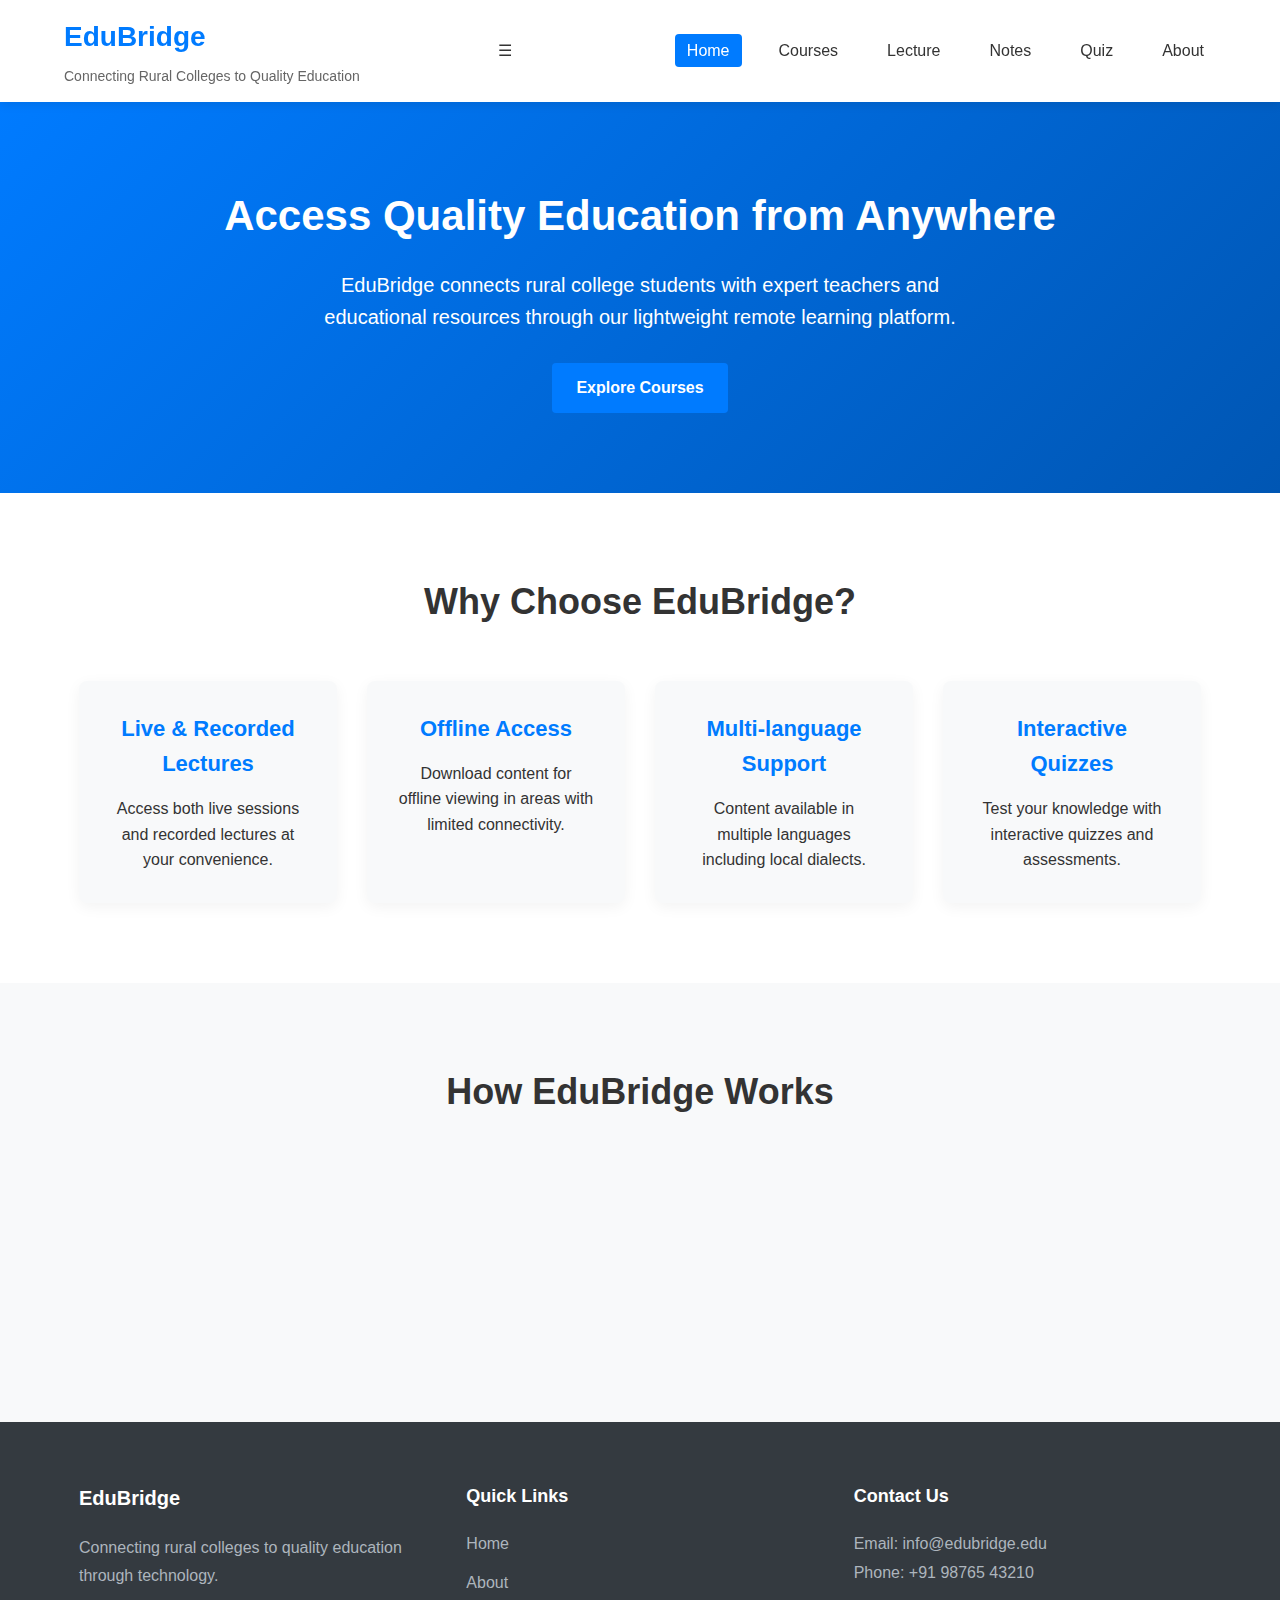
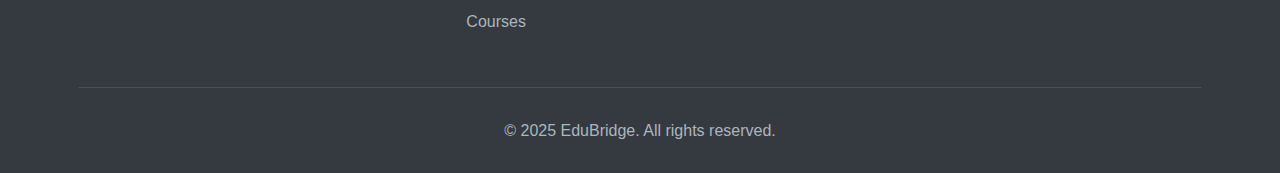
<file: frontend/index.html>
<!DOCTYPE html>
<html lang="en">
<head>
    <meta charset="UTF-8">
    <meta name="viewport" content="width=device-width, initial-scale=1.0">
    <title>EduBridge - Remote Classes for Rural Colleges</title>
    <link rel="stylesheet" href="css/style.css">
    <link rel="icon" href="images/favicon.ico" type="image/x-icon">
</head>
<body>
    <header>
        <div class="container">
            <div class="logo">
                <h1>EduBridge</h1>
                <p>Connecting Rural Colleges to Quality Education</p>
            </div>
            <nav>
                <ul>
                    <li><a href="index.html" class="active">Home</a></li>
                    <li><a href="courses.html">Courses</a></li>
                    <li><a href="lecture.html">Lecture</a></li>
                    <li><a href="notes.html">Notes</a></li>
                    <li><a href="quiz.html">Quiz</a></li>
                    <li><a href="about.html">About</a></li>
                </ul>
            </nav>
        </div>
    </header>

    <main>
        <section class="hero">
            <div class="container">
                <h2>Access Quality Education from Anywhere</h2>
                <p>EduBridge connects rural college students with expert teachers and educational resources through our lightweight remote learning platform.</p>
                <a href="courses.html" class="btn">Explore Courses</a>
            </div>
        </section>

        <section class="features">
            <div class="container">
                <h2>Why Choose EduBridge?</h2>
                <div class="feature-grid">
                    <div class="feature-card">
                        <h3>Live & Recorded Lectures</h3>
                        <p>Access both live sessions and recorded lectures at your convenience.</p>
                    </div>
                    <div class="feature-card">
                        <h3>Offline Access</h3>
                        <p>Download content for offline viewing in areas with limited connectivity.</p>
                    </div>
                    <div class="feature-card">
                        <h3>Multi-language Support</h3>
                        <p>Content available in multiple languages including local dialects.</p>
                    </div>
                    <div class="feature-card">
                        <h3>Interactive Quizzes</h3>
                        <p>Test your knowledge with interactive quizzes and assessments.</p>
                    </div>
                </div>
            </div>
        </section>

        <section class="how-it-works">
            <div class="container">
                <h2>How EduBridge Works</h2>
                <div class="steps">
                    <div class="step">
                        <div class="step-number">1</div>
                        <h3>Register</h3>
                        <p>Create your account and select your college.</p>
                    </div>
                    <div class="step">
                        <div class="step-number">2</div>
                        <h3>Explore</h3>
                        <p>Browse available courses and lectures.</p>
                    </div>
                    <div class="step">
                        <div class="step-number">3</div>
                        <h3>Learn</h3>
                        <p>Access lectures, notes, and quizzes anytime.</p>
                    </div>
                    <div class="step">
                        <div class="step-number">4</div>
                        <h3>Connect</h3>
                        <p>Interact with teachers and fellow students.</p>
                    </div>
                </div>
            </div>
        </section>
    </main>

    <footer>
        <div class="container">
            <div class="footer-content">
                <div class="footer-section">
                    <h3>EduBridge</h3>
                    <p>Connecting rural colleges to quality education through technology.</p>
                </div>
                <div class="footer-section">
                    <h4>Quick Links</h4>
                    <ul>
                        <li><a href="index.html">Home</a></li>
                        <li><a href="about.html">About</a></li>
                        <li><a href="courses.html">Courses</a></li>
                    </ul>
                </div>
                <div class="footer-section">
                    <h4>Contact Us</h4>
                    <p>Email: info@edubridge.edu</p>
                    <p>Phone: +91 98765 43210</p>
                </div>
            </div>
            <div class="footer-bottom">
                <p>&copy; 2025 EduBridge. All rights reserved.</p>
            </div>
        </div>
    </footer>

    <script src="js/main.js"></script>
</body>
</html>
</file>
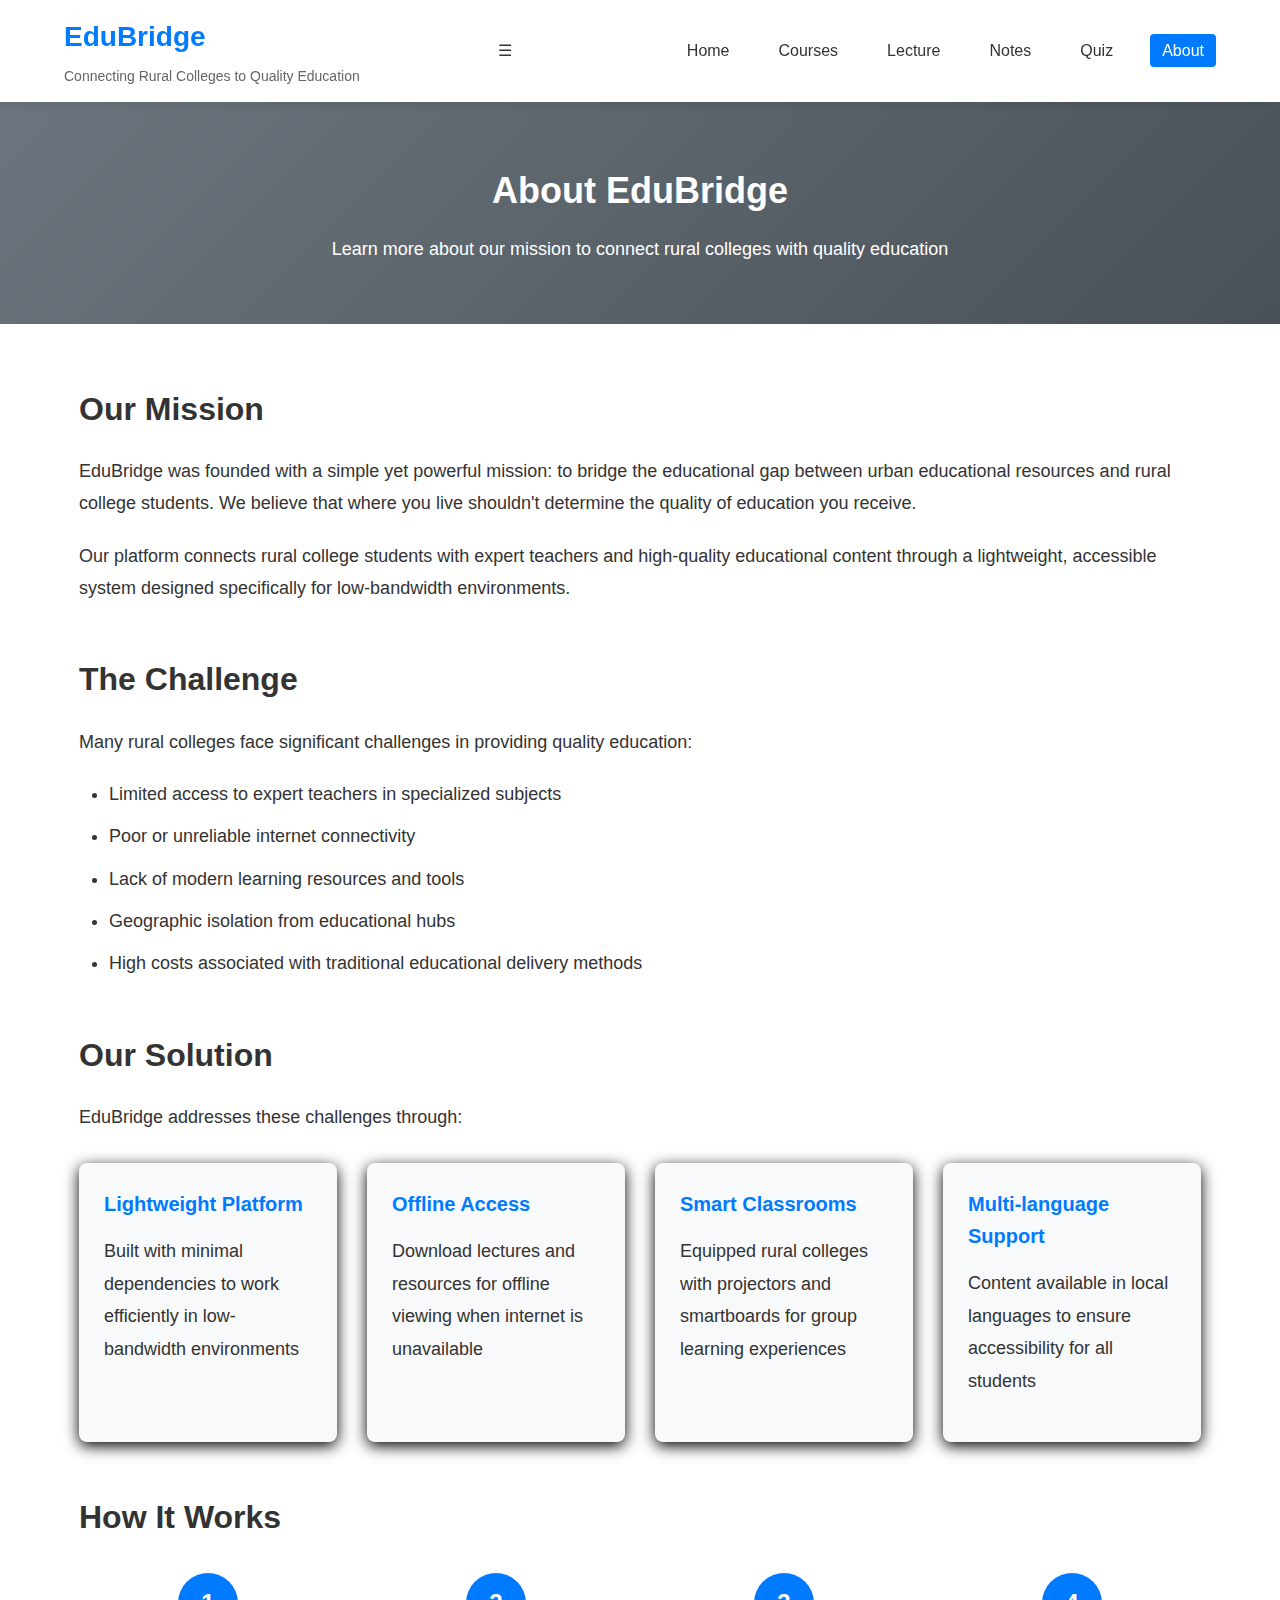
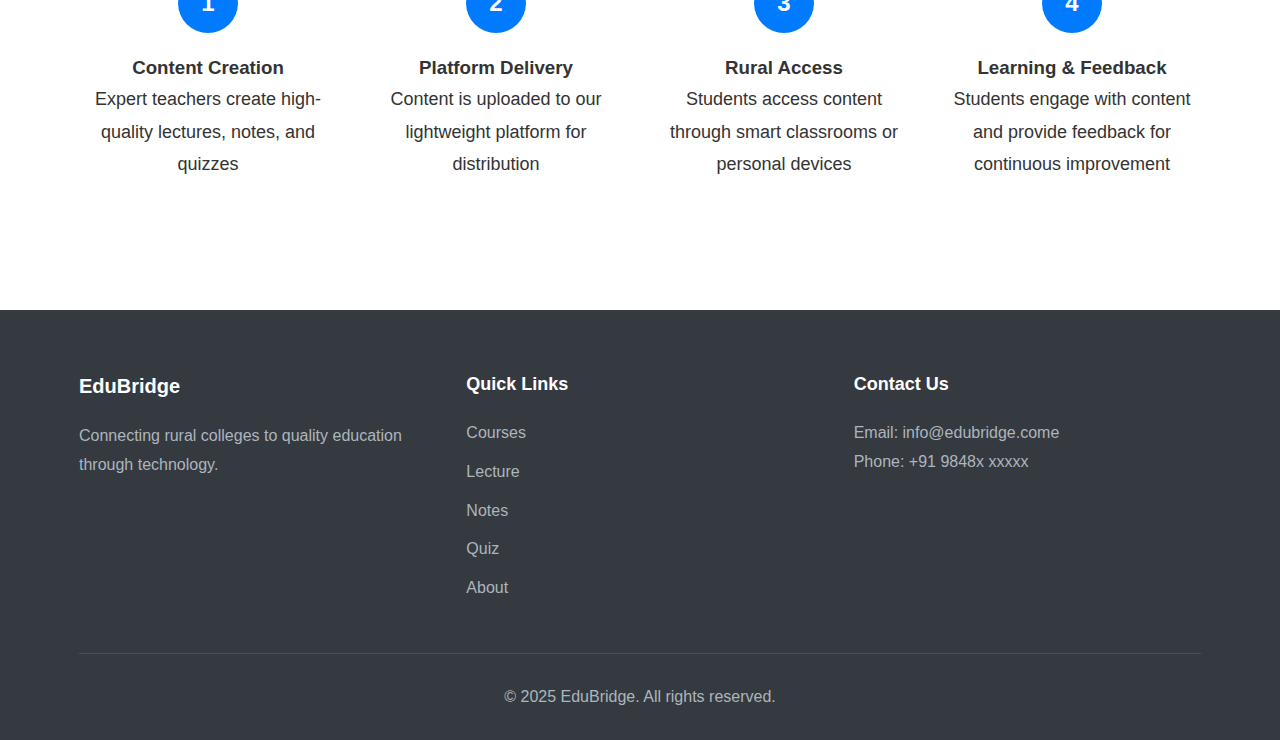
<file: frontend/about.html>
<!DOCTYPE html>
<html lang="en">
<head>
    <meta charset="UTF-8">
    <meta name="viewport" content="width=device-width, initial-scale=1.0">
    <title>About EduBridge - Remote Classes for Rural Colleges</title>
    <link rel="stylesheet" href="css/style.css">
    <link rel="icon" href="images/favicon.ico" type="image/x-icon">
</head>
<body>
    <header>
        <div class="container">
            <div class="logo">
                <h1>EduBridge</h1>
                <p>Connecting Rural Colleges to Quality Education</p>
            </div>
            <nav>
                <ul>
                    <li><a href="index.html">Home</a></li>
                    <li><a href="courses.html">Courses</a></li>
                    <li><a href="lecture.html">Lecture</a></li>
                    <li><a href="notes.html">Notes</a></li>
                    <li><a href="quiz.html">Quiz</a></li>
                    <li><a href="about.html" class="active">About</a></li>
                </ul>
            </nav>
        </div>
    </header>

    <main>
        <section class="page-header">
            <div class="container">
                <h1>About EduBridge</h1>
                <p>Learn more about our mission to connect rural colleges with quality education</p>
            </div>
        </section>

        <section class="about-content">
            <div class="container">
                <div class="about-section">
                    <h2>Our Mission</h2>
                    <p>EduBridge was founded with a simple yet powerful mission: to bridge the educational gap between urban educational resources and rural college students. We believe that where you live shouldn't determine the quality of education you receive.</p>
                    <p>Our platform connects rural college students with expert teachers and high-quality educational content through a lightweight, accessible system designed specifically for low-bandwidth environments.</p>
                </div>

                <div class="about-section">
                    <h2>The Challenge</h2>
                    <p>Many rural colleges face significant challenges in providing quality education:</p>
                    <ul>
                        <li>Limited access to expert teachers in specialized subjects</li>
                        <li>Poor or unreliable internet connectivity</li>
                        <li>Lack of modern learning resources and tools</li>
                        <li>Geographic isolation from educational hubs</li>
                        <li>High costs associated with traditional educational delivery methods</li>
                    </ul>
                </div>

                <div class="about-section">
                    <h2>Our Solution</h2>
                    <p>EduBridge addresses these challenges through:</p>
                    <div class="solution-grid">
                        <div class="solution-card">
                            <h3>Lightweight Platform</h3>
                            <p>Built with minimal dependencies to work efficiently in low-bandwidth environments</p>
                        </div>
                        <div class="solution-card">
                            <h3>Offline Access</h3>
                            <p>Download lectures and resources for offline viewing when internet is unavailable</p>
                        </div>
                        <div class="solution-card">
                            <h3>Smart Classrooms</h3>
                            <p>Equipped rural colleges with projectors and smartboards for group learning experiences</p>
                        </div>
                        <div class="solution-card">
                            <h3>Multi-language Support</h3>
                            <p>Content available in local languages to ensure accessibility for all students</p>
                        </div>
                    </div>
                </div>

                <div class="about-section">
                    <h2>How It Works</h2>
                    <div class="process-steps">
                        <div class="process-step">
                            <div class="step-icon">1</div>
                            <h3>Content Creation</h3>
                            <p>Expert teachers create high-quality lectures, notes, and quizzes</p>
                        </div>
                        <div class="process-step">
                            <div class="step-icon">2</div>
                            <h3>Platform Delivery</h3>
                            <p>Content is uploaded to our lightweight platform for distribution</p>
                        </div>
                        <div class="process-step">
                            <div class="step-icon">3</div>
                            <h3>Rural Access</h3>
                            <p>Students access content through smart classrooms or personal devices</p>
                        </div>
                        <div class="process-step">
                            <div class="step-icon">4</div>
                            <h3>Learning & Feedback</h3>
                            <p>Students engage with content and provide feedback for continuous improvement</p>
                        </div>
                    </div>
                </div>
            </div>
        </section>
    </main>

    <footer>
        <div class="container">
            <div class="footer-content">
                <div class="footer-section">
                    <h3>EduBridge</h3>
                    <p>Connecting rural colleges to quality education through technology.</p>
                </div>
                <div class="footer-section">
                    <h4>Quick Links</h4>
                    <ul>
                    <li><a href="courses.html">Courses</a></li>
                    <li><a href="lecture.html">Lecture</a></li>
                    <li><a href="notes.html">Notes</a></li>
                    <li><a href="quiz.html">Quiz</a></li>
                    <li><a href="about.html" class="active">About</a></li>
                    </ul>
                </div>
                <div class="footer-section">
                    <h4>Contact Us</h4>
                    <p>Email: info@edubridge.come</p>
                    <p>Phone: +91 9848x xxxxx</p>
                </div>
            </div>
            <div class="footer-bottom">
                <p>&copy; 2025 EduBridge. All rights reserved.</p>
            </div>
        </div>
    </footer>

    <script src="js/main.js"></script>
</body>
</html>
</file>
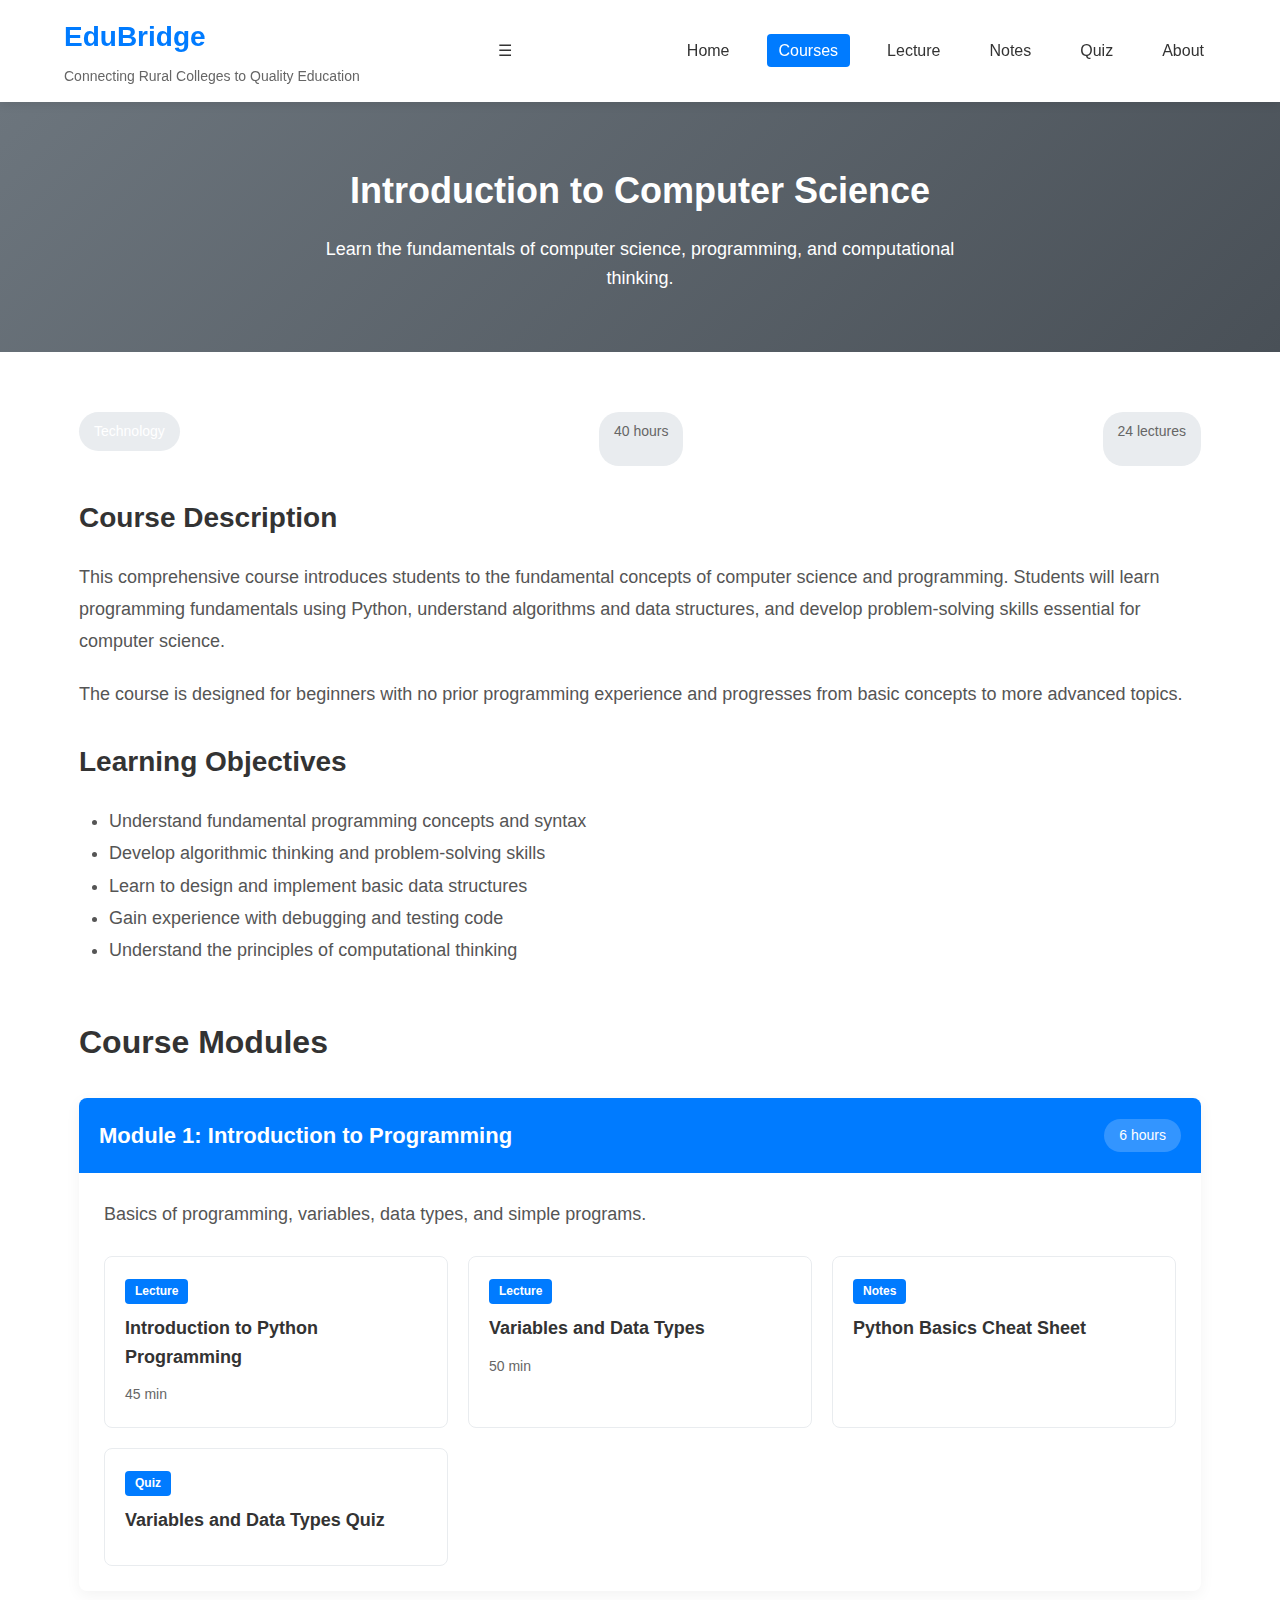
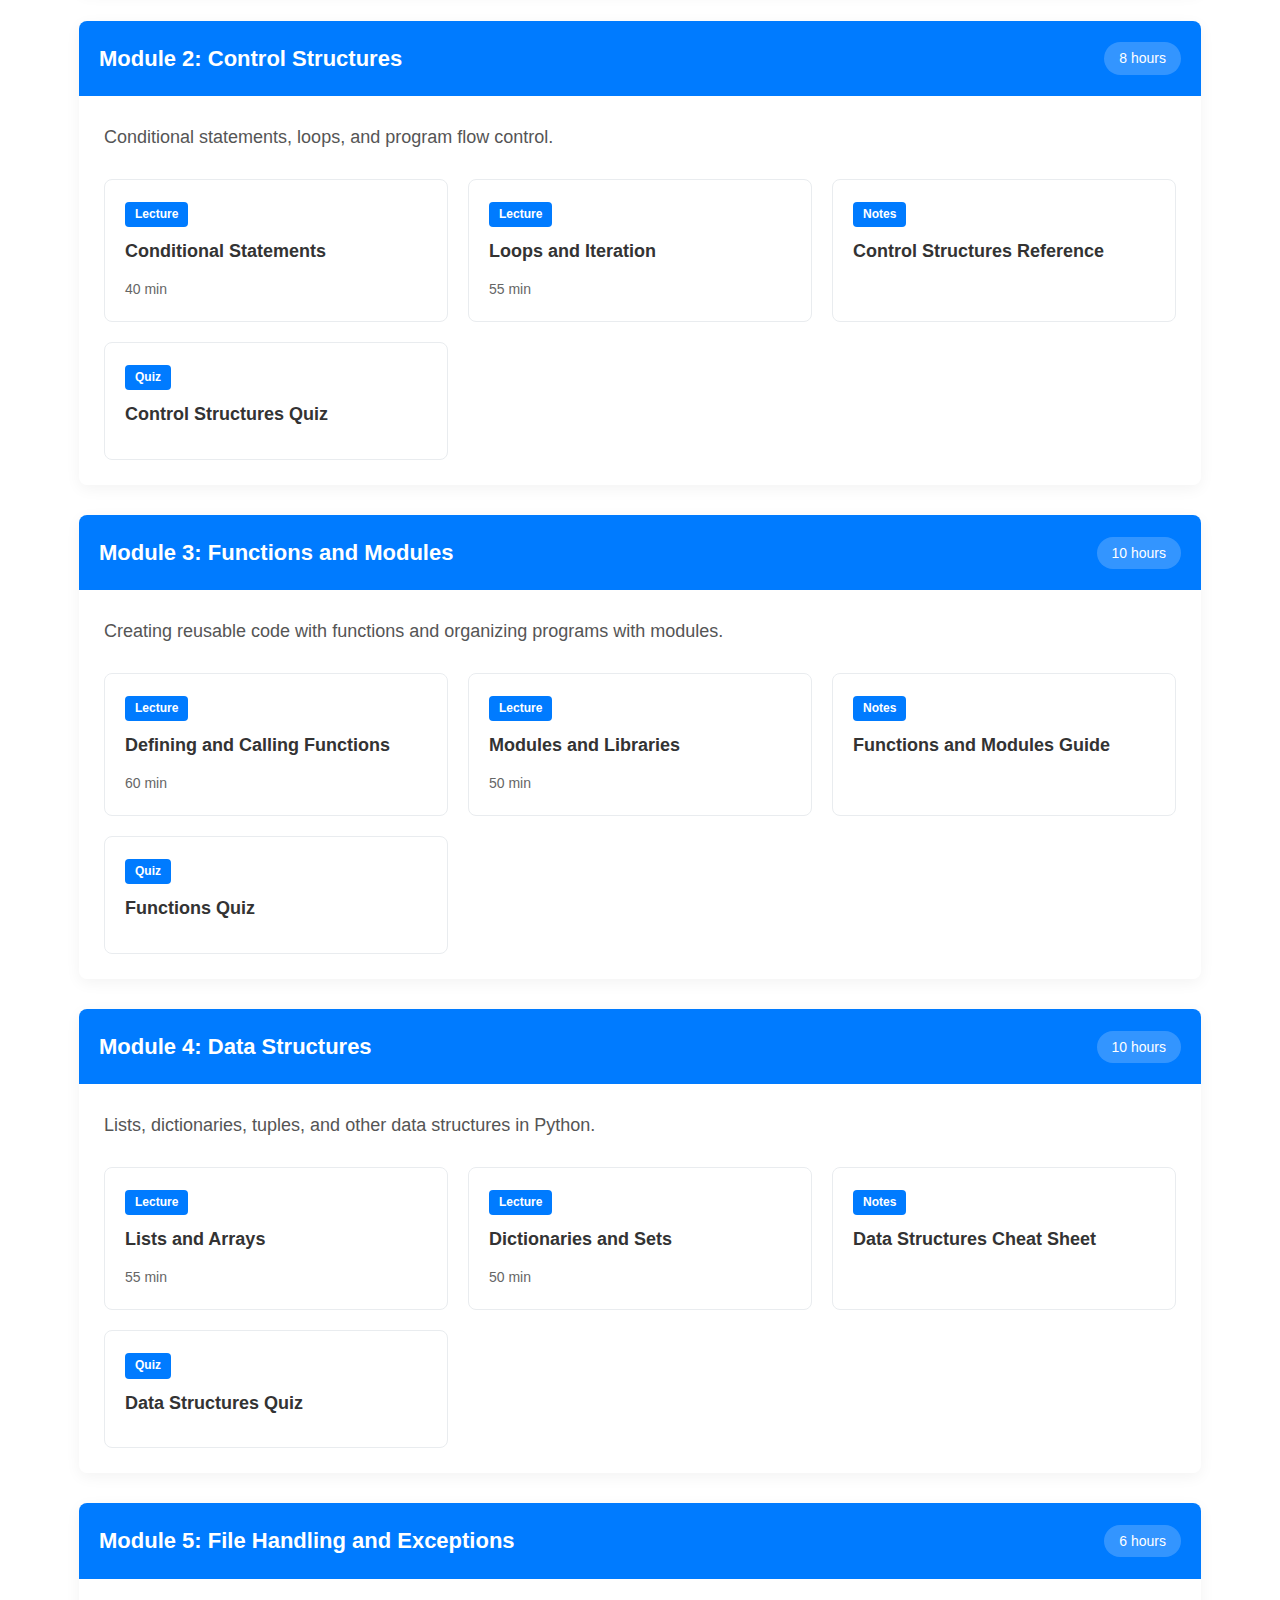
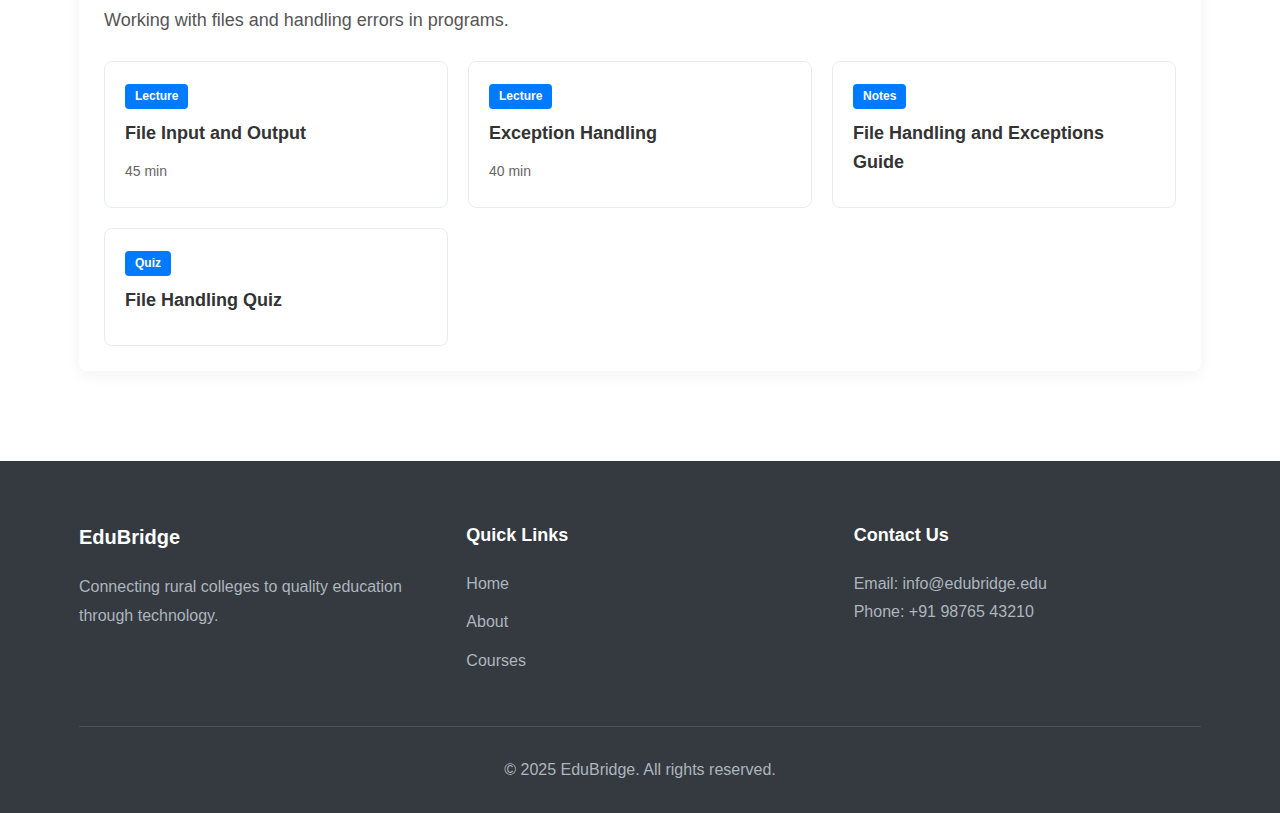
<file: frontend/course-detail.html>
<!DOCTYPE html>
<html lang="en">
<head>
    <meta charset="UTF-8">
    <meta name="viewport" content="width=device-width, initial-scale=1.0">
    <title>Course Details - EduBridge</title>
    <link rel="stylesheet" href="css/style.css">
    <link rel="icon" href="images/favicon.ico" type="image/x-icon">
</head>
<body>
    <header>
        <div class="container">
            <div class="logo">
                <h1>EduBridge</h1>
                <p>Connecting Rural Colleges to Quality Education</p>
            </div>
            <nav>
                <ul>
                    <li><a href="index.html">Home</a></li>
                    <li><a href="courses.html" class="active">Courses</a></li>
                    <li><a href="lecture.html">Lecture</a></li>
                    <li><a href="notes.html">Notes</a></li>
                    <li><a href="quiz.html">Quiz</a></li>
                    <li><a href="about.html">About</a></li>
                </ul>
            </nav>
        </div>
    </header>

    <main>
        <section class="page-header">
            <div class="container">
                <h1>Introduction to Computer Science</h1>
                <p>Learn the fundamentals of computer science, programming, and computational thinking.</p>
            </div>
        </section>

        <section class="course-content">
            <div class="container">
                <div class="course-overview">
                    <div class="course-meta">
                        <span class="course-category">Technology</span>
                        <span class="duration">40 hours</span>
                        <span class="lectures">24 lectures</span>
                    </div>
                    <div class="course-description">
                        <h2>Course Description</h2>
                        <p>This comprehensive course introduces students to the fundamental concepts of computer science and programming. Students will learn programming fundamentals using Python, understand algorithms and data structures, and develop problem-solving skills essential for computer science.</p>
                        <p>The course is designed for beginners with no prior programming experience and progresses from basic concepts to more advanced topics.</p>
                    </div>
                    <div class="course-objectives">
                        <h2>Learning Objectives</h2>
                        <ul>
                            <li>Understand fundamental programming concepts and syntax</li>
                            <li>Develop algorithmic thinking and problem-solving skills</li>
                            <li>Learn to design and implement basic data structures</li>
                            <li>Gain experience with debugging and testing code</li>
                            <li>Understand the principles of computational thinking</li>
                        </ul>
                    </div>
                </div>

                <div class="course-modules">
                    <h2>Course Modules</h2>
                    <div class="module-list">
                        <div class="module">
                            <div class="module-header">
                                <h3>Module 1: Introduction to Programming</h3>
                                <span class="module-duration">6 hours</span>
                            </div>
                            <div class="module-content">
                                <p>Basics of programming, variables, data types, and simple programs.</p>
                                <div class="module-items">
                                    <div class="module-item">
                                        <a href="lecture.html" class="item-link">
                                            <span class="item-type">Lecture</span>
                                            <span class="item-title">Introduction to Python Programming</span>
                                            <span class="item-duration">45 min</span>
                                        </a>
                                    </div>
                                    <div class="module-item">
                                        <a href="lecture.html" class="item-link">
                                            <span class="item-type">Lecture</span>
                                            <span class="item-title">Variables and Data Types</span>
                                            <span class="item-duration">50 min</span>
                                        </a>
                                    </div>
                                    <div class="module-item">
                                        <a href="notes.html" class="item-link">
                                            <span class="item-type">Notes</span>
                                            <span class="item-title">Python Basics Cheat Sheet</span>
                                        </a>
                                    </div>
                                    <div class="module-item">
                                        <a href="quiz.html" class="item-link">
                                            <span class="item-type">Quiz</span>
                                            <span class="item-title">Variables and Data Types Quiz</span>
                                        </a>
                                    </div>
                                </div>
                            </div>
                        </div>

                        <div class="module">
                            <div class="module-header">
                                <h3>Module 2: Control Structures</h3>
                                <span class="module-duration">8 hours</span>
                            </div>
                            <div class="module-content">
                                <p>Conditional statements, loops, and program flow control.</p>
                                <div class="module-items">
                                    <div class="module-item">
                                        <a href="lecture.html" class="item-link">
                                            <span class="item-type">Lecture</span>
                                            <span class="item-title">Conditional Statements</span>
                                            <span class="item-duration">40 min</span>
                                        </a>
                                    </div>
                                    <div class="module-item">
                                        <a href="lecture.html" class="item-link">
                                            <span class="item-type">Lecture</span>
                                            <span class="item-title">Loops and Iteration</span>
                                            <span class="item-duration">55 min</span>
                                        </a>
                                    </div>
                                    <div class="module-item">
                                        <a href="notes.html" class="item-link">
                                            <span class="item-type">Notes</span>
                                            <span class="item-title">Control Structures Reference</span>
                                        </a>
                                    </div>
                                    <div class="module-item">
                                        <a href="quiz.html" class="item-link">
                                            <span class="item-type">Quiz</span>
                                            <span class="item-title">Control Structures Quiz</span>
                                        </a>
                                    </div>
                                </div>
                            </div>
                        </div>

                        <div class="module">
                            <div class="module-header">
                                <h3>Module 3: Functions and Modules</h3>
                                <span class="module-duration">10 hours</span>
                            </div>
                            <div class="module-content">
                                <p>Creating reusable code with functions and organizing programs with modules.</p>
                                <div class="module-items">
                                    <div class="module-item">
                                        <a href="lecture.html" class="item-link">
                                            <span class="item-type">Lecture</span>
                                            <span class="item-title">Defining and Calling Functions</span>
                                            <span class="item-duration">60 min</span>
                                        </a>
                                    </div>
                                    <div class="module-item">
                                        <a href="lecture.html" class="item-link">
                                            <span class="item-type">Lecture</span>
                                            <span class="item-title">Modules and Libraries</span>
                                            <span class="item-duration">50 min</span>
                                        </a>
                                    </div>
                                    <div class="module-item">
                                        <a href="notes.html" class="item-link">
                                            <span class="item-type">Notes</span>
                                            <span class="item-title">Functions and Modules Guide</span>
                                        </a>
                                    </div>
                                    <div class="module-item">
                                        <a href="quiz.html" class="item-link">
                                            <span class="item-type">Quiz</span>
                                            <span class="item-title">Functions Quiz</span>
                                        </a>
                                    </div>
                                </div>
                            </div>
                        </div>

                        <div class="module">
                            <div class="module-header">
                                <h3>Module 4: Data Structures</h3>
                                <span class="module-duration">10 hours</span>
                            </div>
                            <div class="module-content">
                                <p>Lists, dictionaries, tuples, and other data structures in Python.</p>
                                <div class="module-items">
                                    <div class="module-item">
                                        <a href="lecture.html" class="item-link">
                                            <span class="item-type">Lecture</span>
                                            <span class="item-title">Lists and Arrays</span>
                                            <span class="item-duration">55 min</span>
                                        </a>
                                    </div>
                                    <div class="module-item">
                                        <a href="lecture.html" class="item-link">
                                            <span class="item-type">Lecture</span>
                                            <span class="item-title">Dictionaries and Sets</span>
                                            <span class="item-duration">50 min</span>
                                        </a>
                                    </div>
                                    <div class="module-item">
                                        <a href="notes.html" class="item-link">
                                            <span class="item-type">Notes</span>
                                            <span class="item-title">Data Structures Cheat Sheet</span>
                                        </a>
                                    </div>
                                    <div class="module-item">
                                        <a href="quiz.html" class="item-link">
                                            <span class="item-type">Quiz</span>
                                            <span class="item-title">Data Structures Quiz</span>
                                        </a>
                                    </div>
                                </div>
                            </div>
                        </div>

                        <div class="module">
                            <div class="module-header">
                                <h3>Module 5: File Handling and Exceptions</h3>
                                <span class="module-duration">6 hours</span>
                            </div>
                            <div class="module-content">
                                <p>Working with files and handling errors in programs.</p>
                                <div class="module-items">
                                    <div class="module-item">
                                        <a href="lecture.html" class="item-link">
                                            <span class="item-type">Lecture</span>
                                            <span class="item-title">File Input and Output</span>
                                            <span class="item-duration">45 min</span>
                                        </a>
                                    </div>
                                    <div class="module-item">
                                        <a href="lecture.html" class="item-link">
                                            <span class="item-type">Lecture</span>
                                            <span class="item-title">Exception Handling</span>
                                            <span class="item-duration">40 min</span>
                                        </a>
                                    </div>
                                    <div class="module-item">
                                        <a href="notes.html" class="item-link">
                                            <span class="item-type">Notes</span>
                                            <span class="item-title">File Handling and Exceptions Guide</span>
                                        </a>
                                    </div>
                                    <div class="module-item">
                                        <a href="quiz.html" class="item-link">
                                            <span class="item-type">Quiz</span>
                                            <span class="item-title">File Handling Quiz</span>
                                        </a>
                                    </div>
                                </div>
                            </div>
                        </div>
                    </div>
                </div>
            </div>
        </section>
    </main>

    <footer>
        <div class="container">
            <div class="footer-content">
                <div class="footer-section">
                    <h3>EduBridge</h3>
                    <p>Connecting rural colleges to quality education through technology.</p>
                </div>
                <div class="footer-section">
                    <h4>Quick Links</h4>
                    <ul>
                        <li><a href="index.html">Home</a></li>
                        <li><a href="about.html">About</a></li>
                        <li><a href="courses.html">Courses</a></li>
                    </ul>
                </div>
                <div class="footer-section">
                    <h4>Contact Us</h4>
                    <p>Email: info@edubridge.edu</p>
                    <p>Phone: +91 98765 43210</p>
                </div>
            </div>
            <div class="footer-bottom">
                <p>&copy; 2025 EduBridge. All rights reserved.</p>
            </div>
        </div>
    </footer>

    <script src="js/main.js"></script>
</body>
</html>
</file>
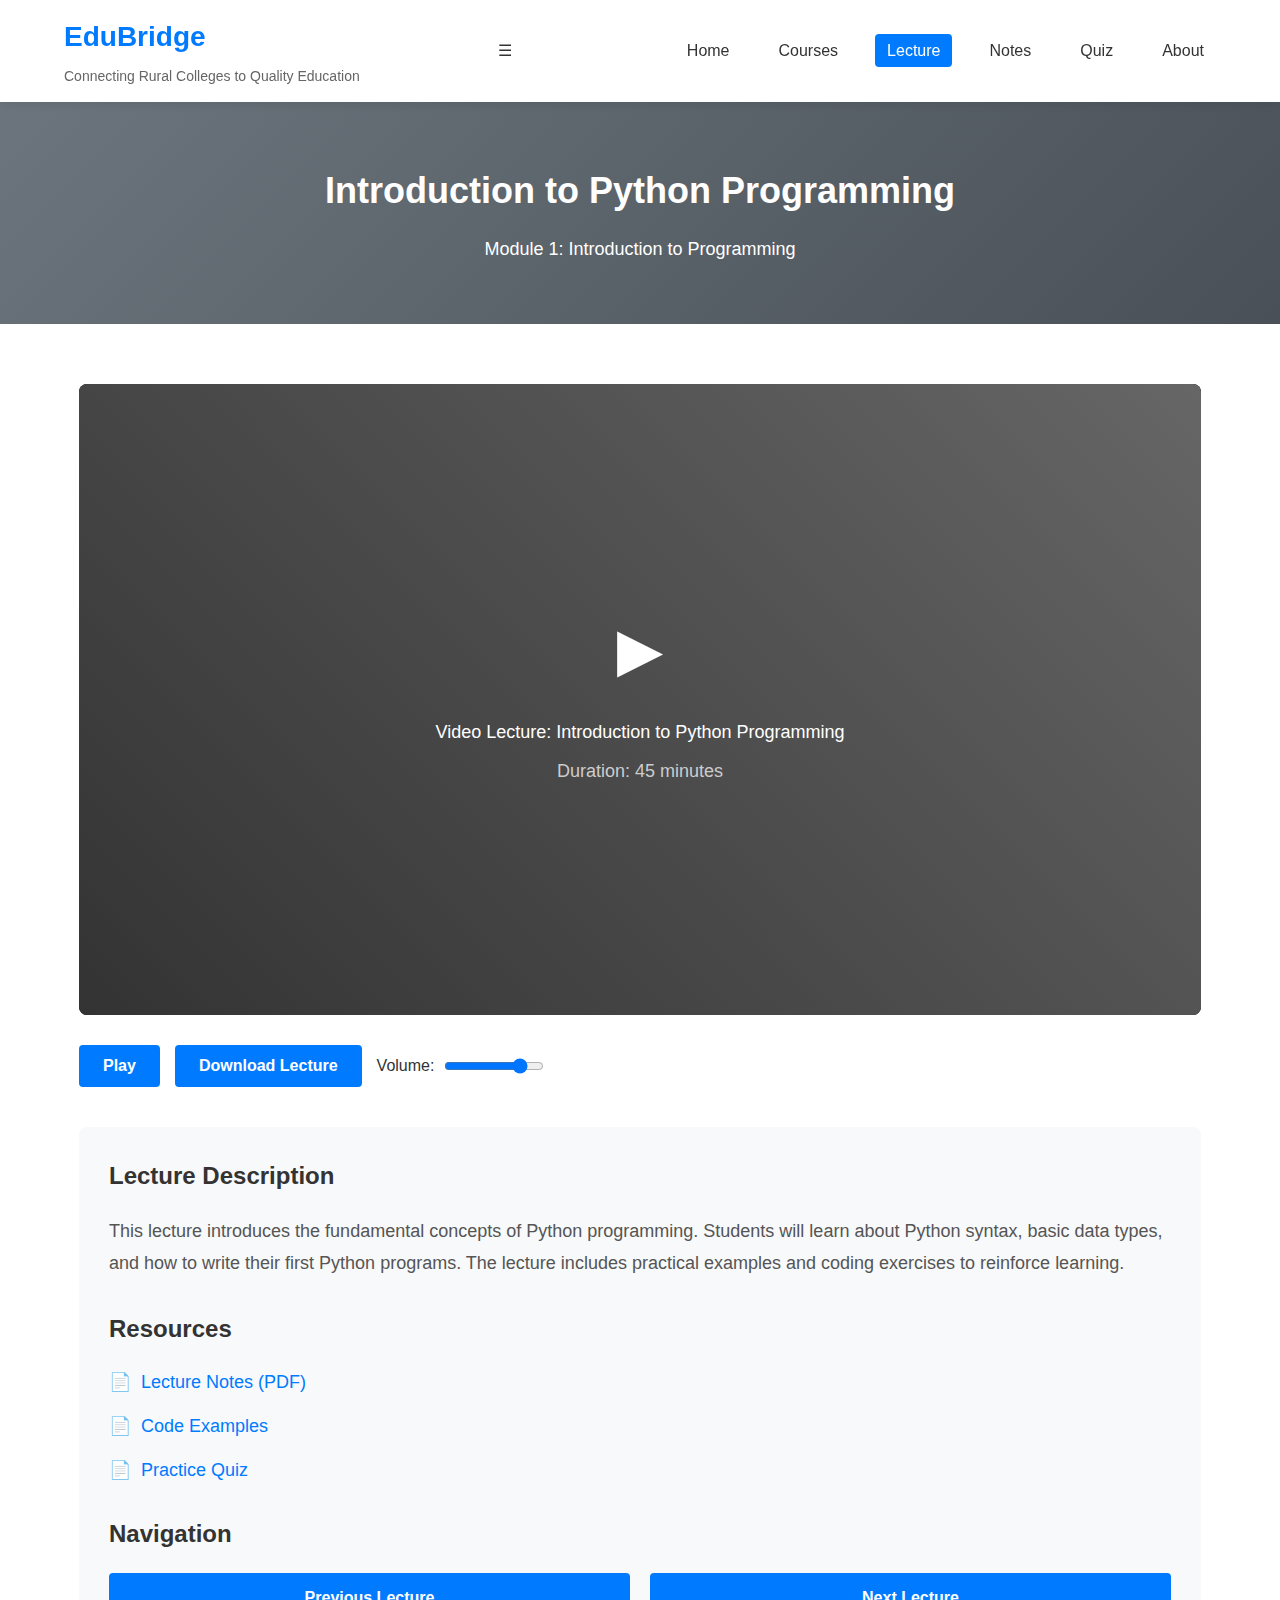
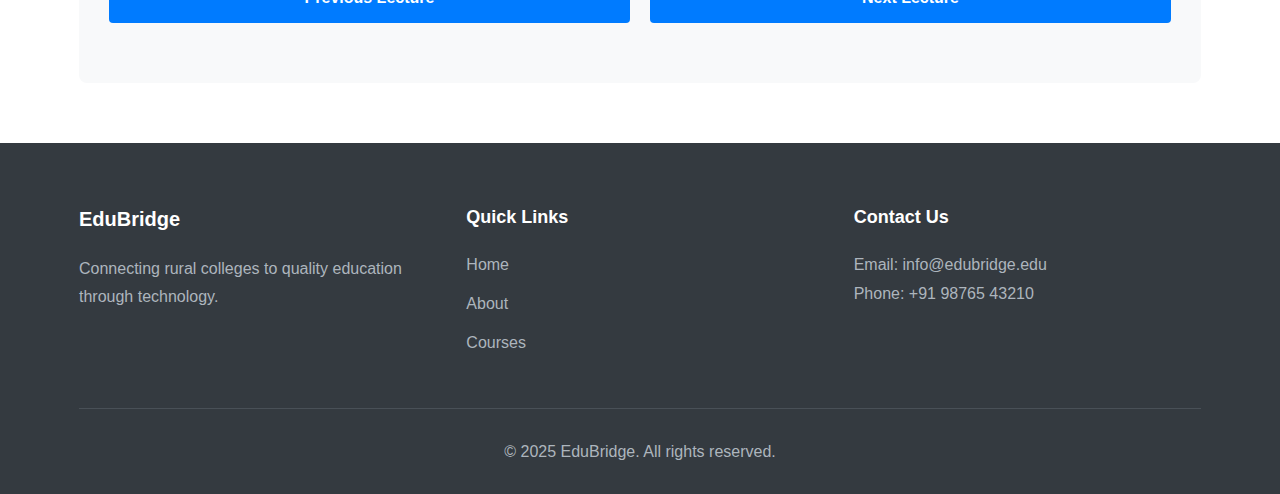
<file: frontend/lecture.html>
<!DOCTYPE html>
<html lang="en">
<head>
    <meta charset="UTF-8">
    <meta name="viewport" content="width=device-width, initial-scale=1.0">
    <title>Lecture - EduBridge</title>
    <link rel="stylesheet" href="css/style.css">
    <link rel="icon" href="images/favicon.ico" type="image/x-icon">
</head>
<body>
    <header>
        <div class="container">
            <div class="logo">
                <h1>EduBridge</h1>
                <p>Connecting Rural Colleges to Quality Education</p>
            </div>
            <nav>
                <ul>
                    <li><a href="index.html">Home</a></li>
                    <li><a href="courses.html">Courses</a></li>
                    <li><a href="lecture.html" class="active">Lecture</a></li>
                    <li><a href="notes.html">Notes</a></li>
                    <li><a href="quiz.html">Quiz</a></li>
                    <li><a href="about.html">About</a></li>
                </ul>
            </nav>
        </div>
    </header>

    <main>
        <section class="page-header">
            <div class="container">
                <h1>Introduction to Python Programming</h1>
                <p>Module 1: Introduction to Programming</p>
            </div>
        </section>

        <section class="lecture-content">
            <div class="container">
                <div class="lecture-video">
                    <div class="video-container">
                        <!-- Placeholder for video player -->
                        <div class="video-placeholder">
                            <div class="play-button">▶</div>
                            <p>Video Lecture: Introduction to Python Programming</p>
                            <p class="video-duration">Duration: 45 minutes</p>
                        </div>
                    </div>
                    <div class="video-controls">
                        <button class="btn" id="playPauseBtn">Play</button>
                        <button class="btn" id="downloadBtn">Download Lecture</button>
                        <div class="volume-control">
                            <label for="volumeSlider">Volume:</label>
                            <input type="range" id="volumeSlider" min="0" max="100" value="80">
                        </div>
                    </div>
                </div>

                <div class="lecture-details">
                    <div class="lecture-description">
                        <h2>Lecture Description</h2>
                        <p>This lecture introduces the fundamental concepts of Python programming. Students will learn about Python syntax, basic data types, and how to write their first Python programs. The lecture includes practical examples and coding exercises to reinforce learning.</p>
                    </div>

                    <div class="lecture-resources">
                        <h2>Resources</h2>
                        <ul>
                            <li><a href="notes.html">Lecture Notes (PDF)</a></li>
                            <li><a href="notes.html">Code Examples</a></li>
                            <li><a href="quiz.html">Practice Quiz</a></li>
                        </ul>
                    </div>

                    <div class="lecture-navigation">
                        <h2>Navigation</h2>
                        <div class="navigation-buttons">
                            <a href="#" class="btn">Previous Lecture</a>
                            <a href="#" class="btn">Next Lecture</a>
                        </div>
                    </div>
                </div>
            </div>
        </section>
    </main>

    <footer>
        <div class="container">
            <div class="footer-content">
                <div class="footer-section">
                    <h3>EduBridge</h3>
                    <p>Connecting rural colleges to quality education through technology.</p>
                </div>
                <div class="footer-section">
                    <h4>Quick Links</h4>
                    <ul>
                        <li><a href="index.html">Home</a></li>
                        <li><a href="about.html">About</a></li>
                        <li><a href="courses.html">Courses</a></li>
                    </ul>
                </div>
                <div class="footer-section">
                    <h4>Contact Us</h4>
                    <p>Email: info@edubridge.edu</p>
                    <p>Phone: +91 98765 43210</p>
                </div>
            </div>
            <div class="footer-bottom">
                <p>&copy; 2025 EduBridge. All rights reserved.</p>
            </div>
        </div>
    </footer>

    <script src="js/main.js"></script>
    <script>
        // Simple video player controls
        document.addEventListener('DOMContentLoaded', function() {
            const playPauseBtn = document.getElementById('playPauseBtn');
            const downloadBtn = document.getElementById('downloadBtn');
            const volumeSlider = document.getElementById('volumeSlider');
            
            if (playPauseBtn) {
                playPauseBtn.addEventListener('click', function() {
                    if (playPauseBtn.textContent === 'Play') {
                        playPauseBtn.textContent = 'Pause';
                    } else {
                        playPauseBtn.textContent = 'Play';
                    }
                });
            }
            
            if (downloadBtn) {
                downloadBtn.addEventListener('click', function() {
                    alert('Lecture download started. This may take a moment depending on your connection speed.');
                });
            }
            
            if (volumeSlider) {
                volumeSlider.addEventListener('input', function() {
                    // In a real implementation, this would control the video volume
                    console.log('Volume set to: ' + volumeSlider.value + '%');
                });
            }
        });
    </script>
</body>
</html>
</file>
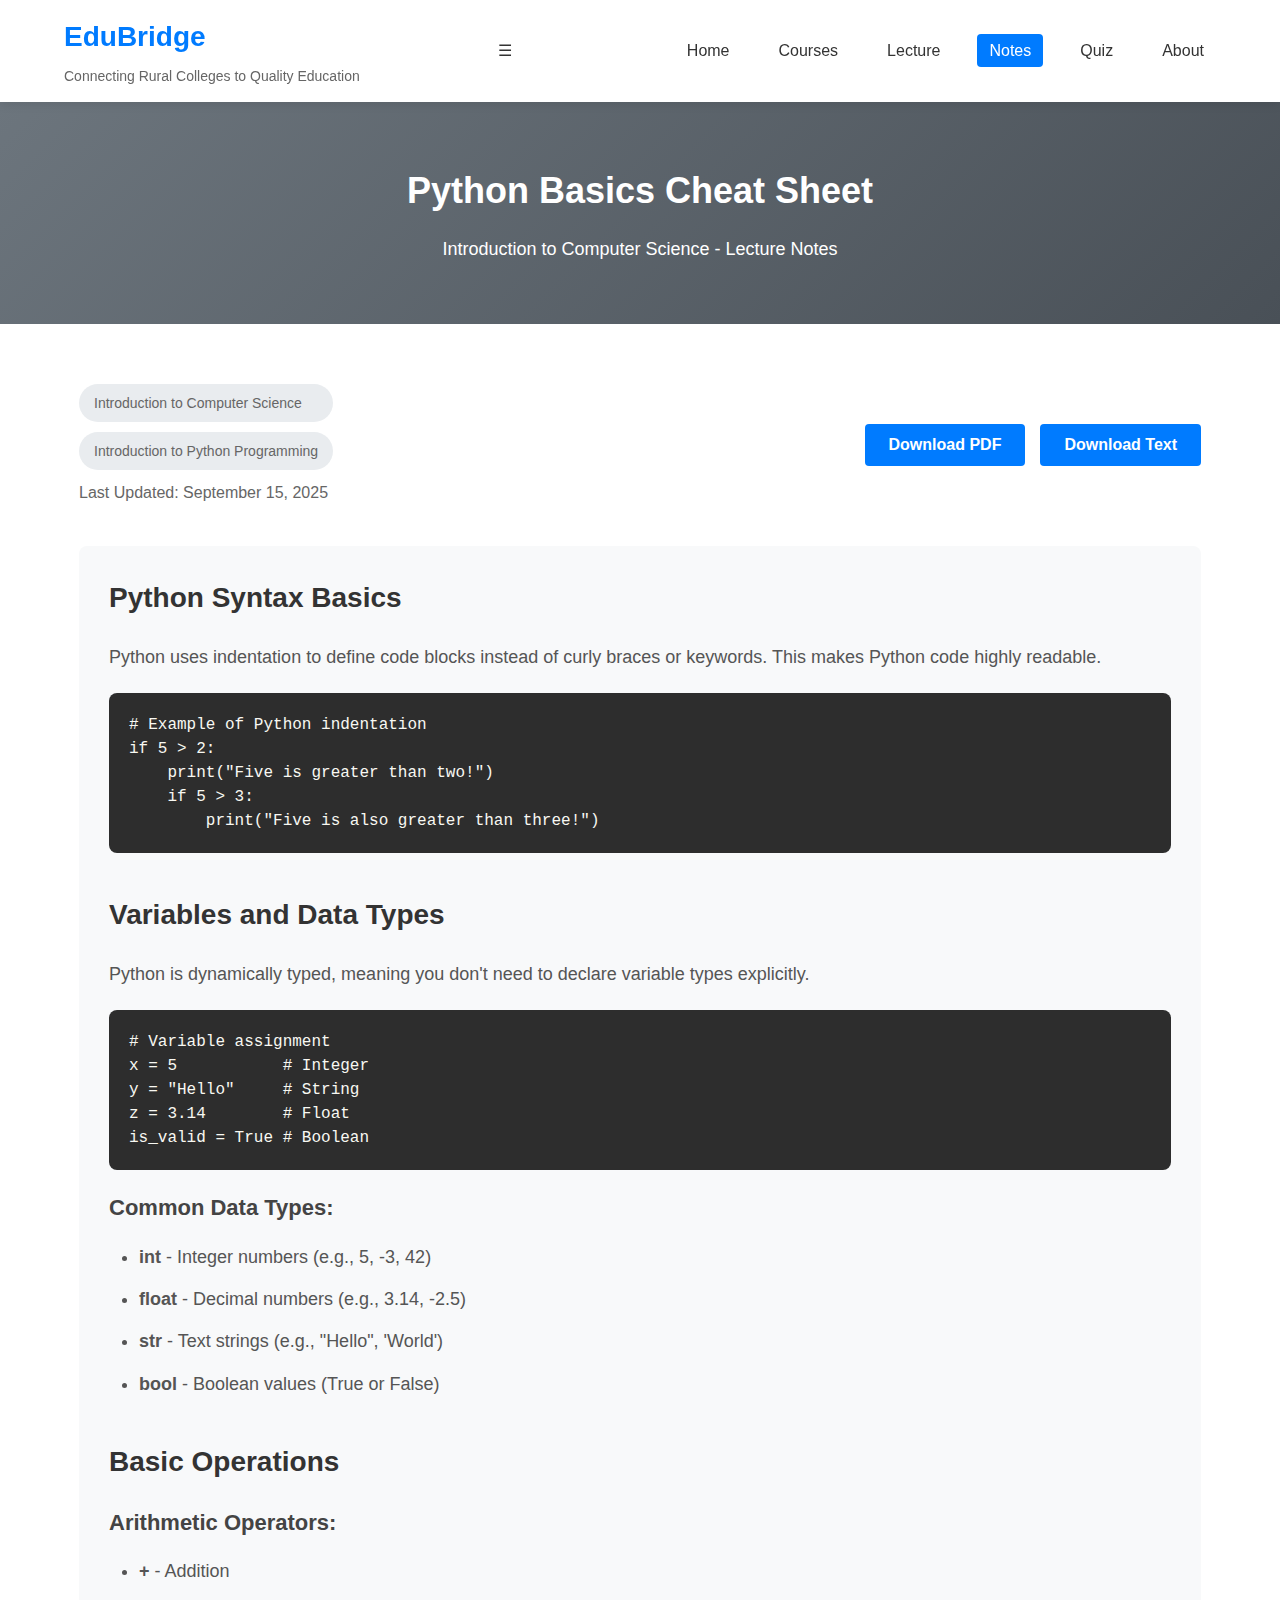
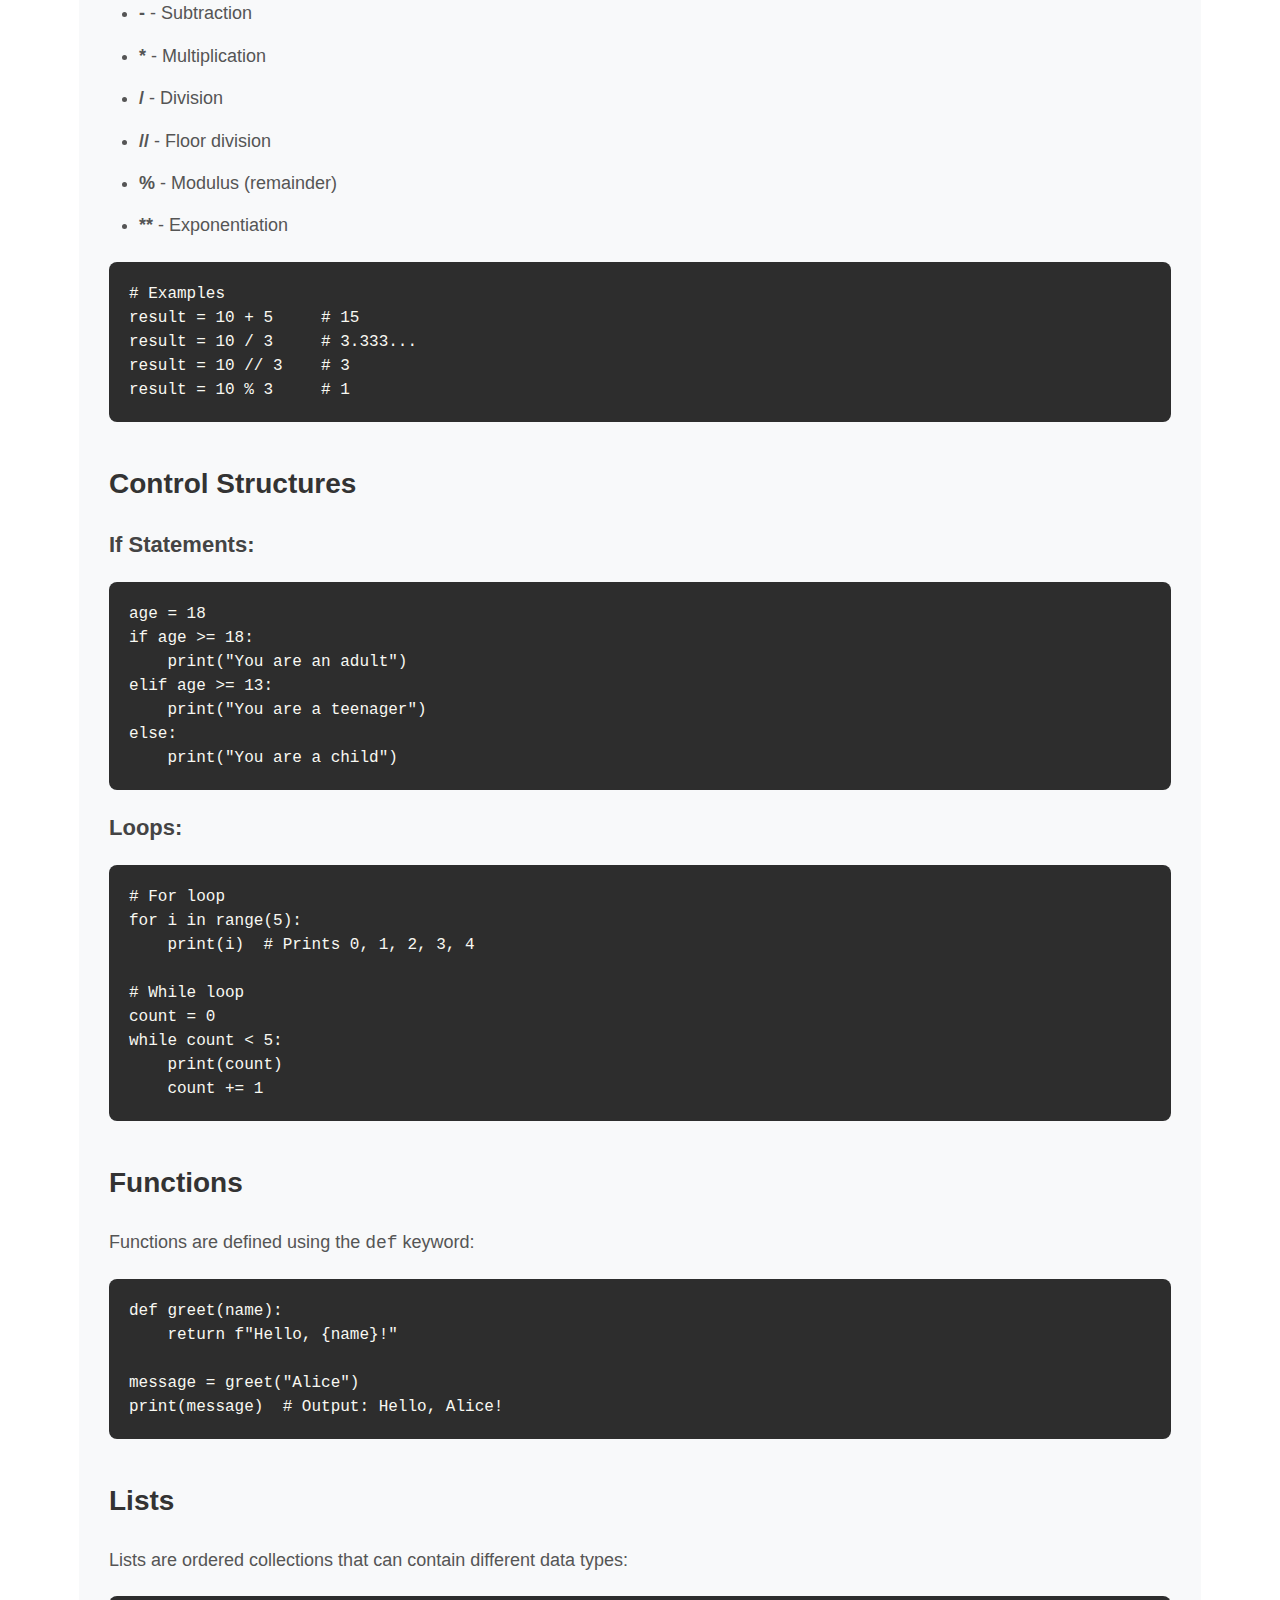
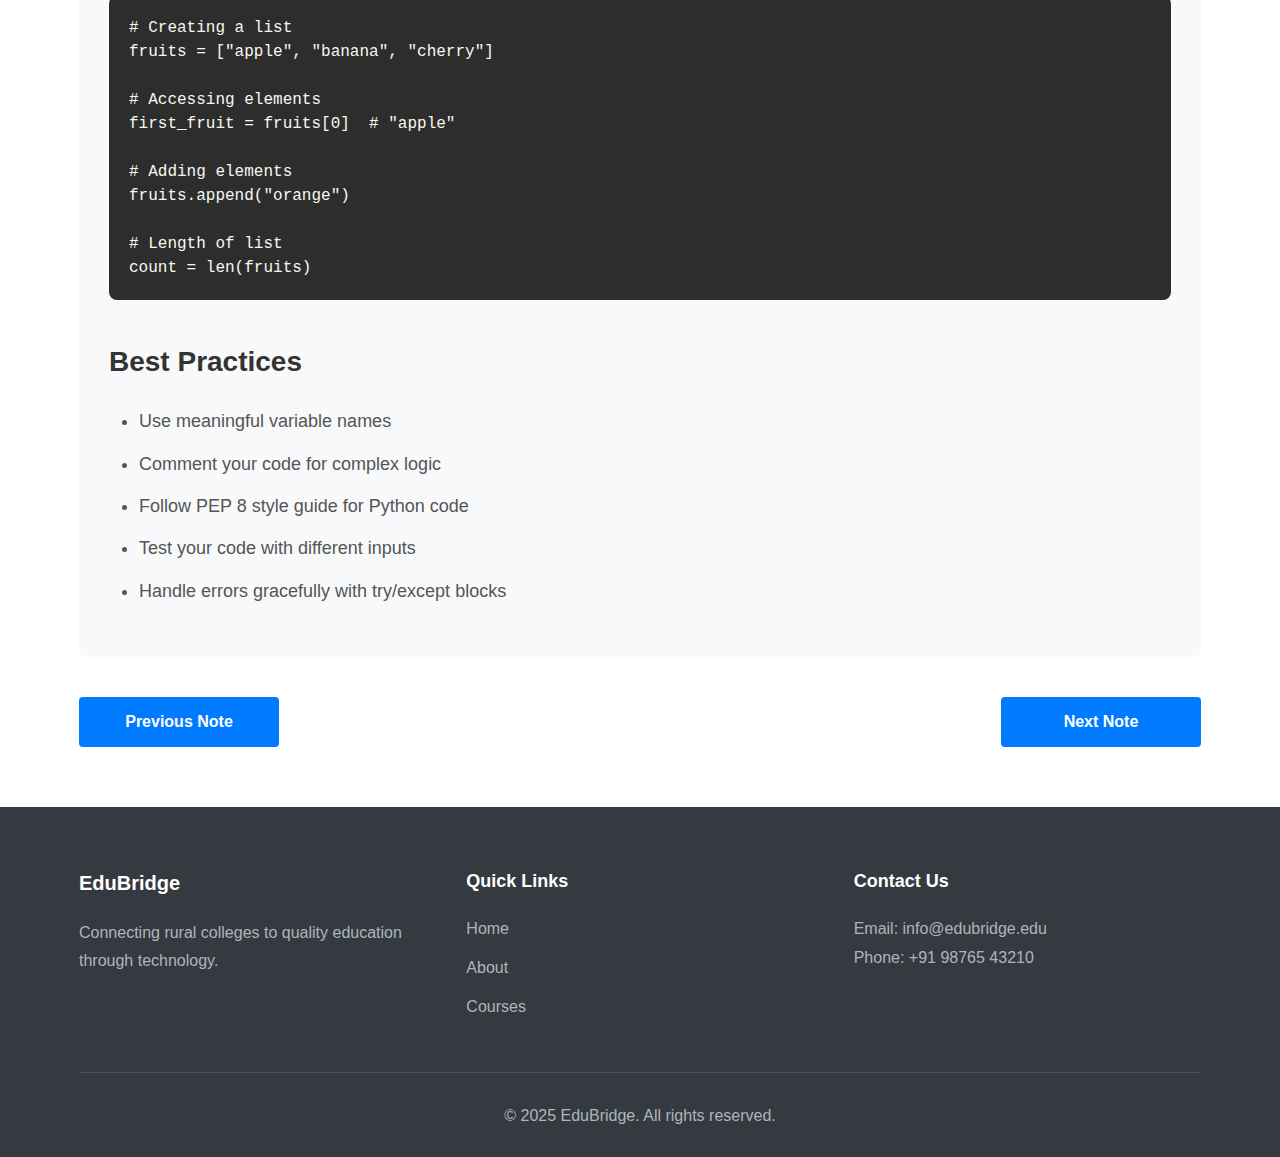
<file: frontend/notes.html>
<!DOCTYPE html>
<html lang="en">
<head>
    <meta charset="UTF-8">
    <meta name="viewport" content="width=device-width, initial-scale=1.0">
    <title>Course Notes - EduBridge</title>
    <link rel="stylesheet" href="css/style.css">
    <link rel="icon" href="images/favicon.ico" type="image/x-icon">
</head>
<body>
    <header>
        <div class="container">
            <div class="logo">
                <h1>EduBridge</h1>
                <p>Connecting Rural Colleges to Quality Education</p>
            </div>
            <nav>
                <ul>
                    <li><a href="index.html">Home</a></li>
                    <li><a href="courses.html">Courses</a></li>
                    <li><a href="lecture.html">Lecture</a></li>
                    <li><a href="notes.html" class="active">Notes</a></li>
                    <li><a href="quiz.html">Quiz</a></li>
                    <li><a href="about.html">About</a></li>
                </ul>
            </nav>
        </div>
    </header>

    <main>
        <section class="page-header">
            <div class="container">
                <h1>Python Basics Cheat Sheet</h1>
                <p>Introduction to Computer Science - Lecture Notes</p>
            </div>
        </section>

        <section class="notes-content">
            <div class="container">
                <div class="notes-header">
                    <div class="notes-meta">
                        <span class="course-name">Introduction to Computer Science</span>
                        <span class="lecture-name">Introduction to Python Programming</span>
                        <span class="date">Last Updated: September 15, 2025</span>
                    </div>
                    <div class="notes-actions">
                        <button class="btn" id="downloadPdfBtn">Download PDF</button>
                        <button class="btn" id="downloadTxtBtn">Download Text</button>
                    </div>
                </div>

                <div class="notes-body">
                    <div class="notes-section">
                        <h2>Python Syntax Basics</h2>
                        <p>Python uses indentation to define code blocks instead of curly braces or keywords. This makes Python code highly readable.</p>
                        <pre><code># Example of Python indentation
if 5 > 2:
    print("Five is greater than two!")
    if 5 > 3:
        print("Five is also greater than three!")</code></pre>
                    </div>

                    <div class="notes-section">
                        <h2>Variables and Data Types</h2>
                        <p>Python is dynamically typed, meaning you don't need to declare variable types explicitly.</p>
                        <pre><code># Variable assignment
x = 5           # Integer
y = "Hello"     # String
z = 3.14        # Float
is_valid = True # Boolean</code></pre>
                        
                        <h3>Common Data Types:</h3>
                        <ul>
                            <li><strong>int</strong> - Integer numbers (e.g., 5, -3, 42)</li>
                            <li><strong>float</strong> - Decimal numbers (e.g., 3.14, -2.5)</li>
                            <li><strong>str</strong> - Text strings (e.g., "Hello", 'World')</li>
                            <li><strong>bool</strong> - Boolean values (True or False)</li>
                        </ul>
                    </div>

                    <div class="notes-section">
                        <h2>Basic Operations</h2>
                        <h3>Arithmetic Operators:</h3>
                        <ul>
                            <li><strong>+</strong> - Addition</li>
                            <li><strong>-</strong> - Subtraction</li>
                            <li><strong>*</strong> - Multiplication</li>
                            <li><strong>/</strong> - Division</li>
                            <li><strong>//</strong> - Floor division</li>
                            <li><strong>%</strong> - Modulus (remainder)</li>
                            <li><strong>**</strong> - Exponentiation</li>
                        </ul>
                        
                        <pre><code># Examples
result = 10 + 5     # 15
result = 10 / 3     # 3.333...
result = 10 // 3    # 3
result = 10 % 3     # 1</code></pre>
                    </div>

                    <div class="notes-section">
                        <h2>Control Structures</h2>
                        <h3>If Statements:</h3>
                        <pre><code>age = 18
if age >= 18:
    print("You are an adult")
elif age >= 13:
    print("You are a teenager")
else:
    print("You are a child")</code></pre>
                        
                        <h3>Loops:</h3>
                        <pre><code># For loop
for i in range(5):
    print(i)  # Prints 0, 1, 2, 3, 4

# While loop
count = 0
while count < 5:
    print(count)
    count += 1</code></pre>
                    </div>

                    <div class="notes-section">
                        <h2>Functions</h2>
                        <p>Functions are defined using the <code>def</code> keyword:</p>
                        <pre><code>def greet(name):
    return f"Hello, {name}!"

message = greet("Alice")
print(message)  # Output: Hello, Alice!</code></pre>
                    </div>

                    <div class="notes-section">
                        <h2>Lists</h2>
                        <p>Lists are ordered collections that can contain different data types:</p>
                        <pre><code># Creating a list
fruits = ["apple", "banana", "cherry"]

# Accessing elements
first_fruit = fruits[0]  # "apple"

# Adding elements
fruits.append("orange")

# Length of list
count = len(fruits)</code></pre>
                    </div>

                    <div class="notes-section">
                        <h2>Best Practices</h2>
                        <ul>
                            <li>Use meaningful variable names</li>
                            <li>Comment your code for complex logic</li>
                            <li>Follow PEP 8 style guide for Python code</li>
                            <li>Test your code with different inputs</li>
                            <li>Handle errors gracefully with try/except blocks</li>
                        </ul>
                    </div>
                </div>

                <div class="notes-navigation">
                    <a href="#" class="btn">Previous Note</a>
                    <a href="#" class="btn">Next Note</a>
                </div>
            </div>
        </section>
    </main>

    <footer>
        <div class="container">
            <div class="footer-content">
                <div class="footer-section">
                    <h3>EduBridge</h3>
                    <p>Connecting rural colleges to quality education through technology.</p>
                </div>
                <div class="footer-section">
                    <h4>Quick Links</h4>
                    <ul>
                        <li><a href="index.html">Home</a></li>
                        <li><a href="about.html">About</a></li>
                        <li><a href="courses.html">Courses</a></li>
                    </ul>
                </div>
                <div class="footer-section">
                    <h4>Contact Us</h4>
                    <p>Email: info@edubridge.edu</p>
                    <p>Phone: +91 98765 43210</p>
                </div>
            </div>
            <div class="footer-bottom">
                <p>&copy; 2025 EduBridge. All rights reserved.</p>
            </div>
        </div>
    </footer>

    <script src="js/main.js"></script>
    <script>
        // Download functionality
        document.addEventListener('DOMContentLoaded', function() {
            const downloadPdfBtn = document.getElementById('downloadPdfBtn');
            const downloadTxtBtn = document.getElementById('downloadTxtBtn');
            
            if (downloadPdfBtn) {
                downloadPdfBtn.addEventListener('click', function() {
                    alert('PDF download started. This may take a moment depending on your connection speed.');
                });
            }
            
            if (downloadTxtBtn) {
                downloadTxtBtn.addEventListener('click', function() {
                    alert('Text file download started. This may take a moment depending on your connection speed.');
                });
            }
        });
    </script>
</body>
</html>
</file>
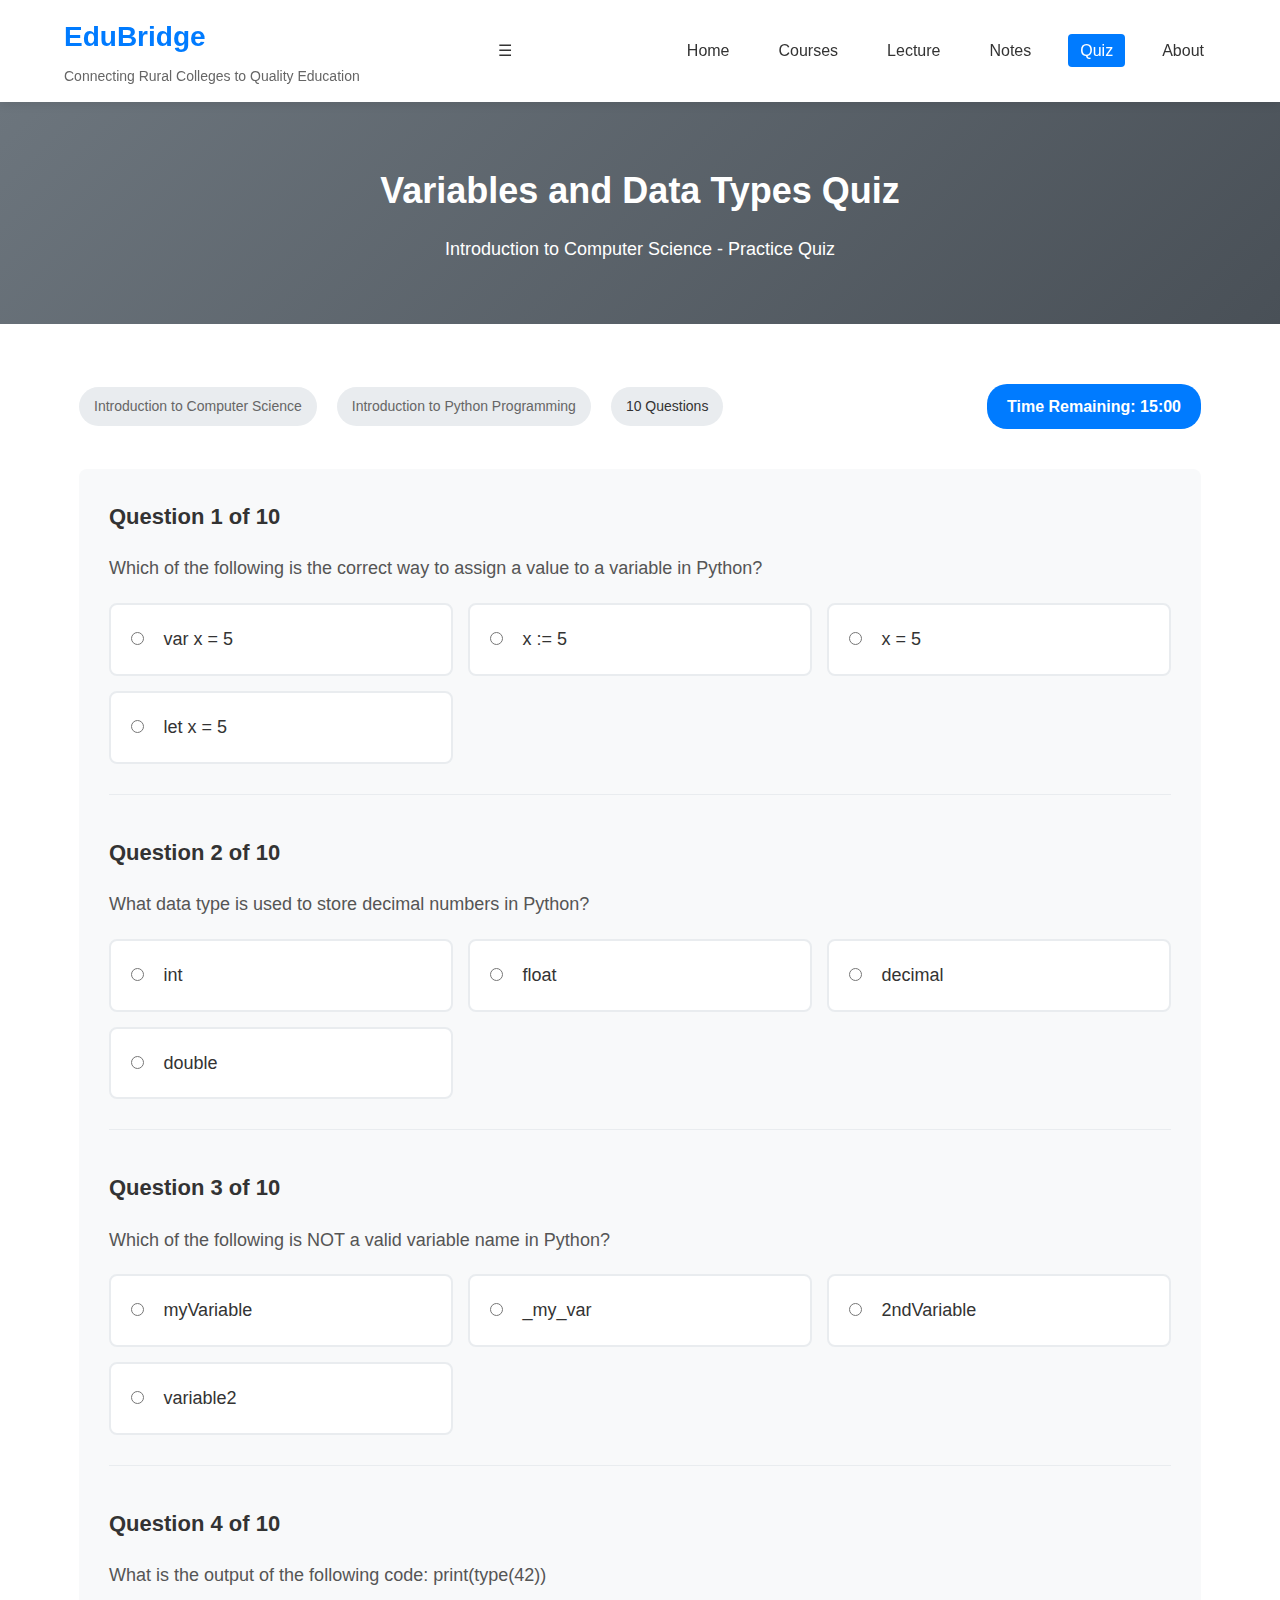
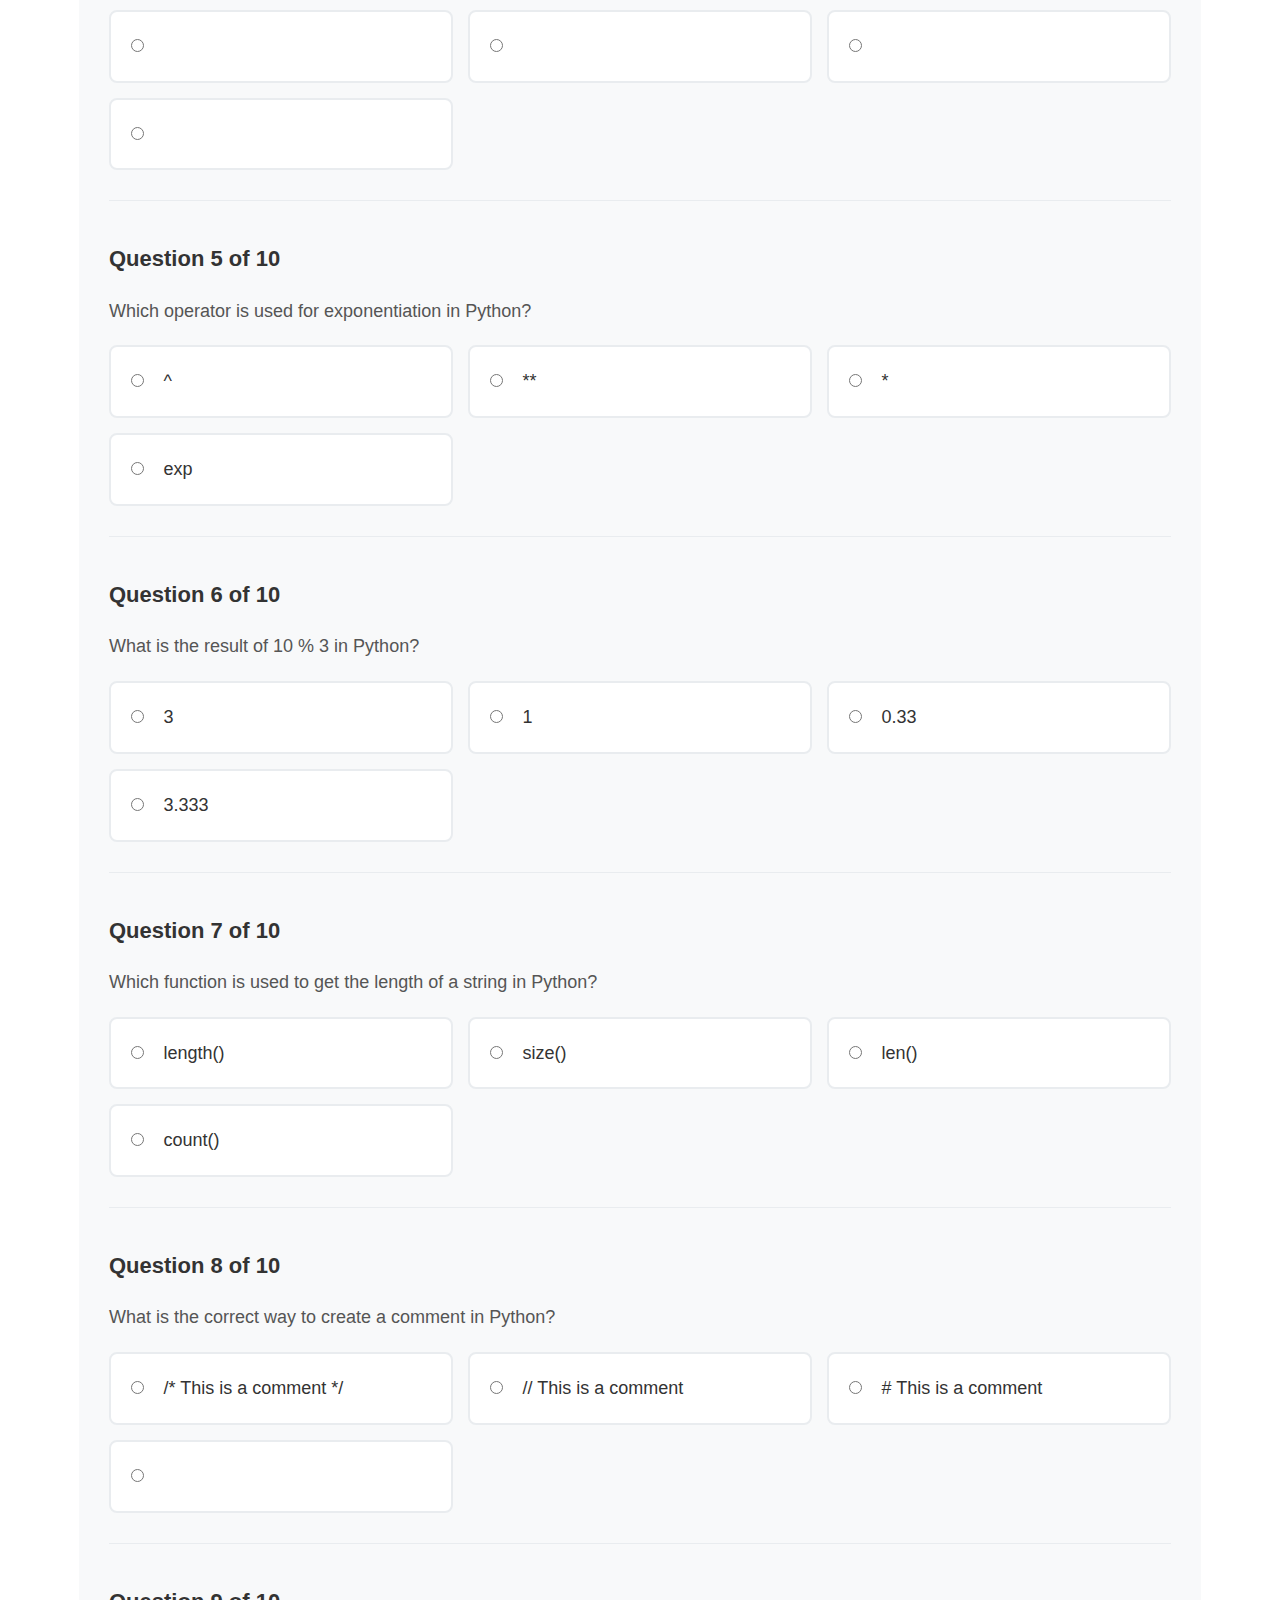
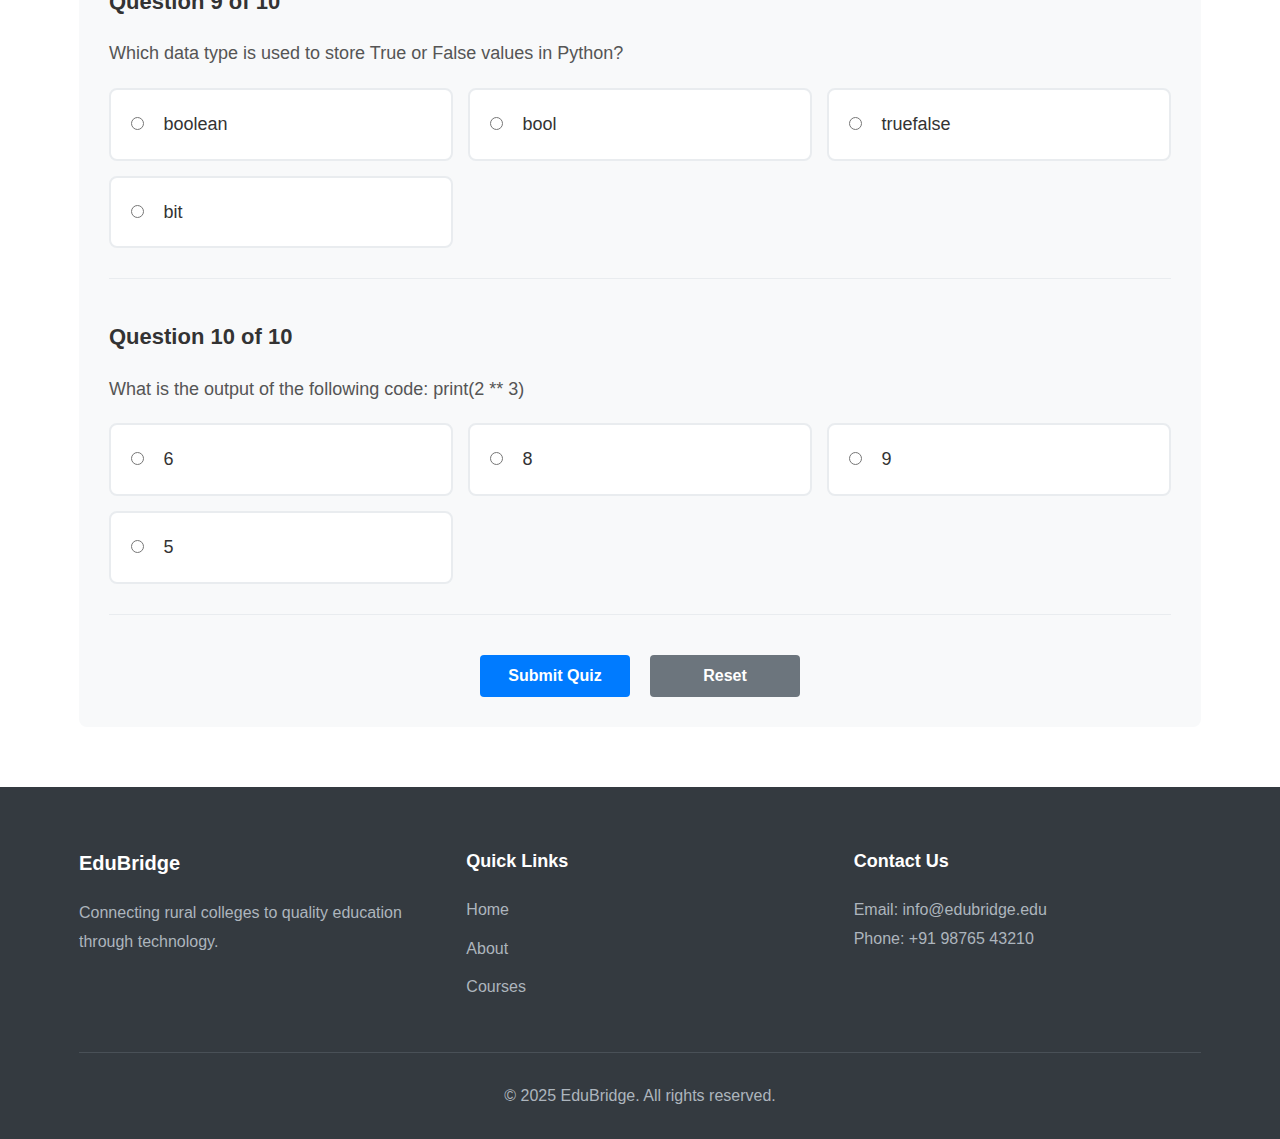
<file: frontend/quiz.html>
<!DOCTYPE html>
<html lang="en">
<head>
    <meta charset="UTF-8">
    <meta name="viewport" content="width=device-width, initial-scale=1.0">
    <title>Quiz - EduBridge</title>
    <link rel="stylesheet" href="css/style.css">
    <link rel="icon" href="images/favicon.ico" type="image/x-icon">
</head>
<body>
    <header>
        <div class="container">
            <div class="logo">
                <h1>EduBridge</h1>
                <p>Connecting Rural Colleges to Quality Education</p>
            </div>
            <nav>
                <ul>
                    <li><a href="index.html">Home</a></li>
                    <li><a href="courses.html">Courses</a></li>
                    <li><a href="lecture.html">Lecture</a></li>
                    <li><a href="notes.html">Notes</a></li>
                    <li><a href="quiz.html" class="active">Quiz</a></li>
                    <li><a href="about.html">About</a></li>
                </ul>
            </nav>
        </div>
    </header>

    <main>
        <section class="page-header">
            <div class="container">
                <h1>Variables and Data Types Quiz</h1>
                <p>Introduction to Computer Science - Practice Quiz</p>
            </div>
        </section>

        <section class="quiz-content">
            <div class="container">
                <div class="quiz-header">
                    <div class="quiz-meta">
                        <span class="course-name">Introduction to Computer Science</span>
                        <span class="lecture-name">Introduction to Python Programming</span>
                        <span class="question-count">10 Questions</span>
                    </div>
                    <div class="quiz-timer">
                        <span>Time Remaining: <span id="timer">15:00</span></span>
                    </div>
                </div>

                <div class="quiz-body">
                    <form id="quizForm">
                        <div class="question">
                            <h3>Question 1 of 10</h3>
                            <p>Which of the following is the correct way to assign a value to a variable in Python?</p>
                            <div class="options">
                                <label class="option">
                                    <input type="radio" name="q1" value="a">
                                    <span class="option-text">var x = 5</span>
                                </label>
                                <label class="option">
                                    <input type="radio" name="q1" value="b">
                                    <span class="option-text">x := 5</span>
                                </label>
                                <label class="option">
                                    <input type="radio" name="q1" value="c">
                                    <span class="option-text">x = 5</span>
                                </label>
                                <label class="option">
                                    <input type="radio" name="q1" value="d">
                                    <span class="option-text">let x = 5</span>
                                </label>
                            </div>
                        </div>

                        <div class="question">
                            <h3>Question 2 of 10</h3>
                            <p>What data type is used to store decimal numbers in Python?</p>
                            <div class="options">
                                <label class="option">
                                    <input type="radio" name="q2" value="a">
                                    <span class="option-text">int</span>
                                </label>
                                <label class="option">
                                    <input type="radio" name="q2" value="b">
                                    <span class="option-text">float</span>
                                </label>
                                <label class="option">
                                    <input type="radio" name="q2" value="c">
                                    <span class="option-text">decimal</span>
                                </label>
                                <label class="option">
                                    <input type="radio" name="q2" value="d">
                                    <span class="option-text">double</span>
                                </label>
                            </div>
                        </div>

                        <div class="question">
                            <h3>Question 3 of 10</h3>
                            <p>Which of the following is NOT a valid variable name in Python?</p>
                            <div class="options">
                                <label class="option">
                                    <input type="radio" name="q3" value="a">
                                    <span class="option-text">myVariable</span>
                                </label>
                                <label class="option">
                                    <input type="radio" name="q3" value="b">
                                    <span class="option-text">_my_var</span>
                                </label>
                                <label class="option">
                                    <input type="radio" name="q3" value="c">
                                    <span class="option-text">2ndVariable</span>
                                </label>
                                <label class="option">
                                    <input type="radio" name="q3" value="d">
                                    <span class="option-text">variable2</span>
                                </label>
                            </div>
                        </div>

                        <div class="question">
                            <h3>Question 4 of 10</h3>
                            <p>What is the output of the following code: print(type(42))</p>
                            <div class="options">
                                <label class="option">
                                    <input type="radio" name="q4" value="a">
                                    <span class="option-text"><class 'int'></span>
                                </label>
                                <label class="option">
                                    <input type="radio" name="q4" value="b">
                                    <span class="option-text"><class 'float'></span>
                                </label>
                                <label class="option">
                                    <input type="radio" name="q4" value="c">
                                    <span class="option-text"><class 'number'></span>
                                </label>
                                <label class="option">
                                    <input type="radio" name="q4" value="d">
                                    <span class="option-text"><class 'integer'></span>
                                </label>
                            </div>
                        </div>

                        <div class="question">
                            <h3>Question 5 of 10</h3>
                            <p>Which operator is used for exponentiation in Python?</p>
                            <div class="options">
                                <label class="option">
                                    <input type="radio" name="q5" value="a">
                                    <span class="option-text">^</span>
                                </label>
                                <label class="option">
                                    <input type="radio" name="q5" value="b">
                                    <span class="option-text">**</span>
                                </label>
                                <label class="option">
                                    <input type="radio" name="q5" value="c">
                                    <span class="option-text">*</span>
                                </label>
                                <label class="option">
                                    <input type="radio" name="q5" value="d">
                                    <span class="option-text">exp</span>
                                </label>
                            </div>
                        </div>

                        <div class="question">
                            <h3>Question 6 of 10</h3>
                            <p>What is the result of 10 % 3 in Python?</p>
                            <div class="options">
                                <label class="option">
                                    <input type="radio" name="q6" value="a">
                                    <span class="option-text">3</span>
                                </label>
                                <label class="option">
                                    <input type="radio" name="q6" value="b">
                                    <span class="option-text">1</span>
                                </label>
                                <label class="option">
                                    <input type="radio" name="q6" value="c">
                                    <span class="option-text">0.33</span>
                                </label>
                                <label class="option">
                                    <input type="radio" name="q6" value="d">
                                    <span class="option-text">3.333</span>
                                </label>
                            </div>
                        </div>

                        <div class="question">
                            <h3>Question 7 of 10</h3>
                            <p>Which function is used to get the length of a string in Python?</p>
                            <div class="options">
                                <label class="option">
                                    <input type="radio" name="q7" value="a">
                                    <span class="option-text">length()</span>
                                </label>
                                <label class="option">
                                    <input type="radio" name="q7" value="b">
                                    <span class="option-text">size()</span>
                                </label>
                                <label class="option">
                                    <input type="radio" name="q7" value="c">
                                    <span class="option-text">len()</span>
                                </label>
                                <label class="option">
                                    <input type="radio" name="q7" value="d">
                                    <span class="option-text">count()</span>
                                </label>
                            </div>
                        </div>

                        <div class="question">
                            <h3>Question 8 of 10</h3>
                            <p>What is the correct way to create a comment in Python?</p>
                            <div class="options">
                                <label class="option">
                                    <input type="radio" name="q8" value="a">
                                    <span class="option-text">/* This is a comment */</span>
                                </label>
                                <label class="option">
                                    <input type="radio" name="q8" value="b">
                                    <span class="option-text">// This is a comment</span>
                                </label>
                                <label class="option">
                                    <input type="radio" name="q8" value="c">
                                    <span class="option-text"># This is a comment</span>
                                </label>
                                <label class="option">
                                    <input type="radio" name="q8" value="d">
                                    <span class="option-text"><!-- This is a comment --></span>
                                </label>
                            </div>
                        </div>

                        <div class="question">
                            <h3>Question 9 of 10</h3>
                            <p>Which data type is used to store True or False values in Python?</p>
                            <div class="options">
                                <label class="option">
                                    <input type="radio" name="q9" value="a">
                                    <span class="option-text">boolean</span>
                                </label>
                                <label class="option">
                                    <input type="radio" name="q9" value="b">
                                    <span class="option-text">bool</span>
                                </label>
                                <label class="option">
                                    <input type="radio" name="q9" value="c">
                                    <span class="option-text">truefalse</span>
                                </label>
                                <label class="option">
                                    <input type="radio" name="q9" value="d">
                                    <span class="option-text">bit</span>
                                </label>
                            </div>
                        </div>

                        <div class="question">
                            <h3>Question 10 of 10</h3>
                            <p>What is the output of the following code: print(2 ** 3)</p>
                            <div class="options">
                                <label class="option">
                                    <input type="radio" name="q10" value="a">
                                    <span class="option-text">6</span>
                                </label>
                                <label class="option">
                                    <input type="radio" name="q10" value="b">
                                    <span class="option-text">8</span>
                                </label>
                                <label class="option">
                                    <input type="radio" name="q10" value="c">
                                    <span class="option-text">9</span>
                                </label>
                                <label class="option">
                                    <input type="radio" name="q10" value="d">
                                    <span class="option-text">5</span>
                                </label>
                            </div>
                        </div>

                        <div class="quiz-actions">
                            <button type="button" class="btn" id="submitQuizBtn">Submit Quiz</button>
                            <button type="button" class="btn btn-secondary" id="resetQuizBtn">Reset</button>
                        </div>
                    </form>
                </div>

                <div class="quiz-results" id="quizResults" style="display: none;">
                    <h2>Quiz Results</h2>
                    <div class="result-summary">
                        <p>Your Score: <span id="score">0</span> out of 10</p>
                        <p>Percentage: <span id="percentage">0</span>%</p>
                        <p id="resultMessage"></p>
                    </div>
                    <div class="result-details">
                        <h3>Review Answers</h3>
                        <div id="answerReview"></div>
                    </div>
                    <div class="quiz-actions">
                        <a href="#" class="btn">Retake Quiz</a>
                        <a href="course-detail.html" class="btn btn-secondary">Back to Course</a>
                    </div>
                </div>
            </div>
        </section>
    </main>

    <footer>
        <div class="container">
            <div class="footer-content">
                <div class="footer-section">
                    <h3>EduBridge</h3>
                    <p>Connecting rural colleges to quality education through technology.</p>
                </div>
                <div class="footer-section">
                    <h4>Quick Links</h4>
                    <ul>
                        <li><a href="index.html">Home</a></li>
                        <li><a href="about.html">About</a></li>
                        <li><a href="courses.html">Courses</a></li>
                    </ul>
                </div>
                <div class="footer-section">
                    <h4>Contact Us</h4>
                    <p>Email: info@edubridge.edu</p>
                    <p>Phone: +91 98765 43210</p>
                </div>
            </div>
            <div class="footer-bottom">
                <p>&copy; 2025 EduBridge. All rights reserved.</p>
            </div>
        </div>
    </footer>

    <script src="js/main.js"></script>
    <script>
        document.addEventListener('DOMContentLoaded', function() {
            const quizForm = document.getElementById('quizForm');
            const submitQuizBtn = document.getElementById('submitQuizBtn');
            const resetQuizBtn = document.getElementById('resetQuizBtn');
            const quizResults = document.getElementById('quizResults');
            const timerElement = document.getElementById('timer');
            
            // Quiz answers (in a real implementation, these would come from a database)
            const correctAnswers = {
                q1: 'c',
                q2: 'b',
                q3: 'c',
                q4: 'a',
                q5: 'b',
                q6: 'b',
                q7: 'c',
                q8: 'c',
                q9: 'b',
                q10: 'b'
            };
            
            // Timer functionality
            let timeLeft = 15 * 60; // 15 minutes in seconds
            let timerInterval;
            
            function startTimer() {
                timerInterval = setInterval(() => {
                    timeLeft--;
                    const minutes = Math.floor(timeLeft / 60);
                    const seconds = timeLeft % 60;
                    timerElement.textContent = `${minutes.toString().padStart(2, '0')}:${seconds.toString().padStart(2, '0')}`;
                    
                    if (timeLeft <= 0) {
                        clearInterval(timerInterval);
                        submitQuiz();
                    }
                }, 1000);
            }
            
            // Start the timer when the page loads
            startTimer();
            
            // Submit quiz function
            function submitQuiz() {
                clearInterval(timerInterval);
                
                let score = 0;
                const userAnswers = {};
                
                // Get user answers
                for (let i = 1; i <= 10; i++) {
                    const questionName = `q${i}`;
                    const selectedOption = document.querySelector(`input[name="${questionName}"]:checked`);
                    if (selectedOption) {
                        userAnswers[questionName] = selectedOption.value;
                        if (selectedOption.value === correctAnswers[questionName]) {
                            score++;
                        }
                    }
                }
                
                // Calculate percentage
                const percentage = Math.round((score / 10) * 10);
                
                // Display results
                document.getElementById('score').textContent = score;
                document.getElementById('percentage').textContent = percentage;
                
                // Display result message
                const resultMessage = document.getElementById('resultMessage');
                if (percentage >= 80) {
                    resultMessage.textContent = 'Excellent! You have a strong understanding of the material.';
                    resultMessage.style.color = 'green';
                } else if (percentage >= 60) {
                    resultMessage.textContent = 'Good job! You have a decent understanding of the material.';
                    resultMessage.style.color = 'blue';
                } else {
                    resultMessage.textContent = 'Keep studying! Review the material and try again.';
                    resultMessage.style.color = 'orange';
                }
                
                // Show results section and hide quiz
                quizForm.style.display = 'none';
                quizResults.style.display = 'block';
                
                // Scroll to results
                quizResults.scrollIntoView({ behavior: 'smooth' });
            }
            
            // Reset quiz function
            function resetQuiz() {
                // Reset all radio buttons
                const radioButtons = document.querySelectorAll('input[type="radio"]');
                radioButtons.forEach(radio => {
                    radio.checked = false;
                });
                
                // Reset timer
                clearInterval(timerInterval);
                timeLeft = 15 * 60;
                const minutes = Math.floor(timeLeft / 60);
                const seconds = timeLeft % 60;
                timerElement.textContent = `${minutes.toString().padStart(2, '0')}:${seconds.toString().padStart(2, '0')}`;
                startTimer();
                
                // Hide results and show quiz
                quizResults.style.display = 'none';
                quizForm.style.display = 'block';
            }
            
            // Event listeners
            if (submitQuizBtn) {
                submitQuizBtn.addEventListener('click', submitQuiz);
            }
            
            if (resetQuizBtn) {
                resetQuizBtn.addEventListener('click', resetQuiz);
            }
        });
    </script>
</body>
</html>
</file>
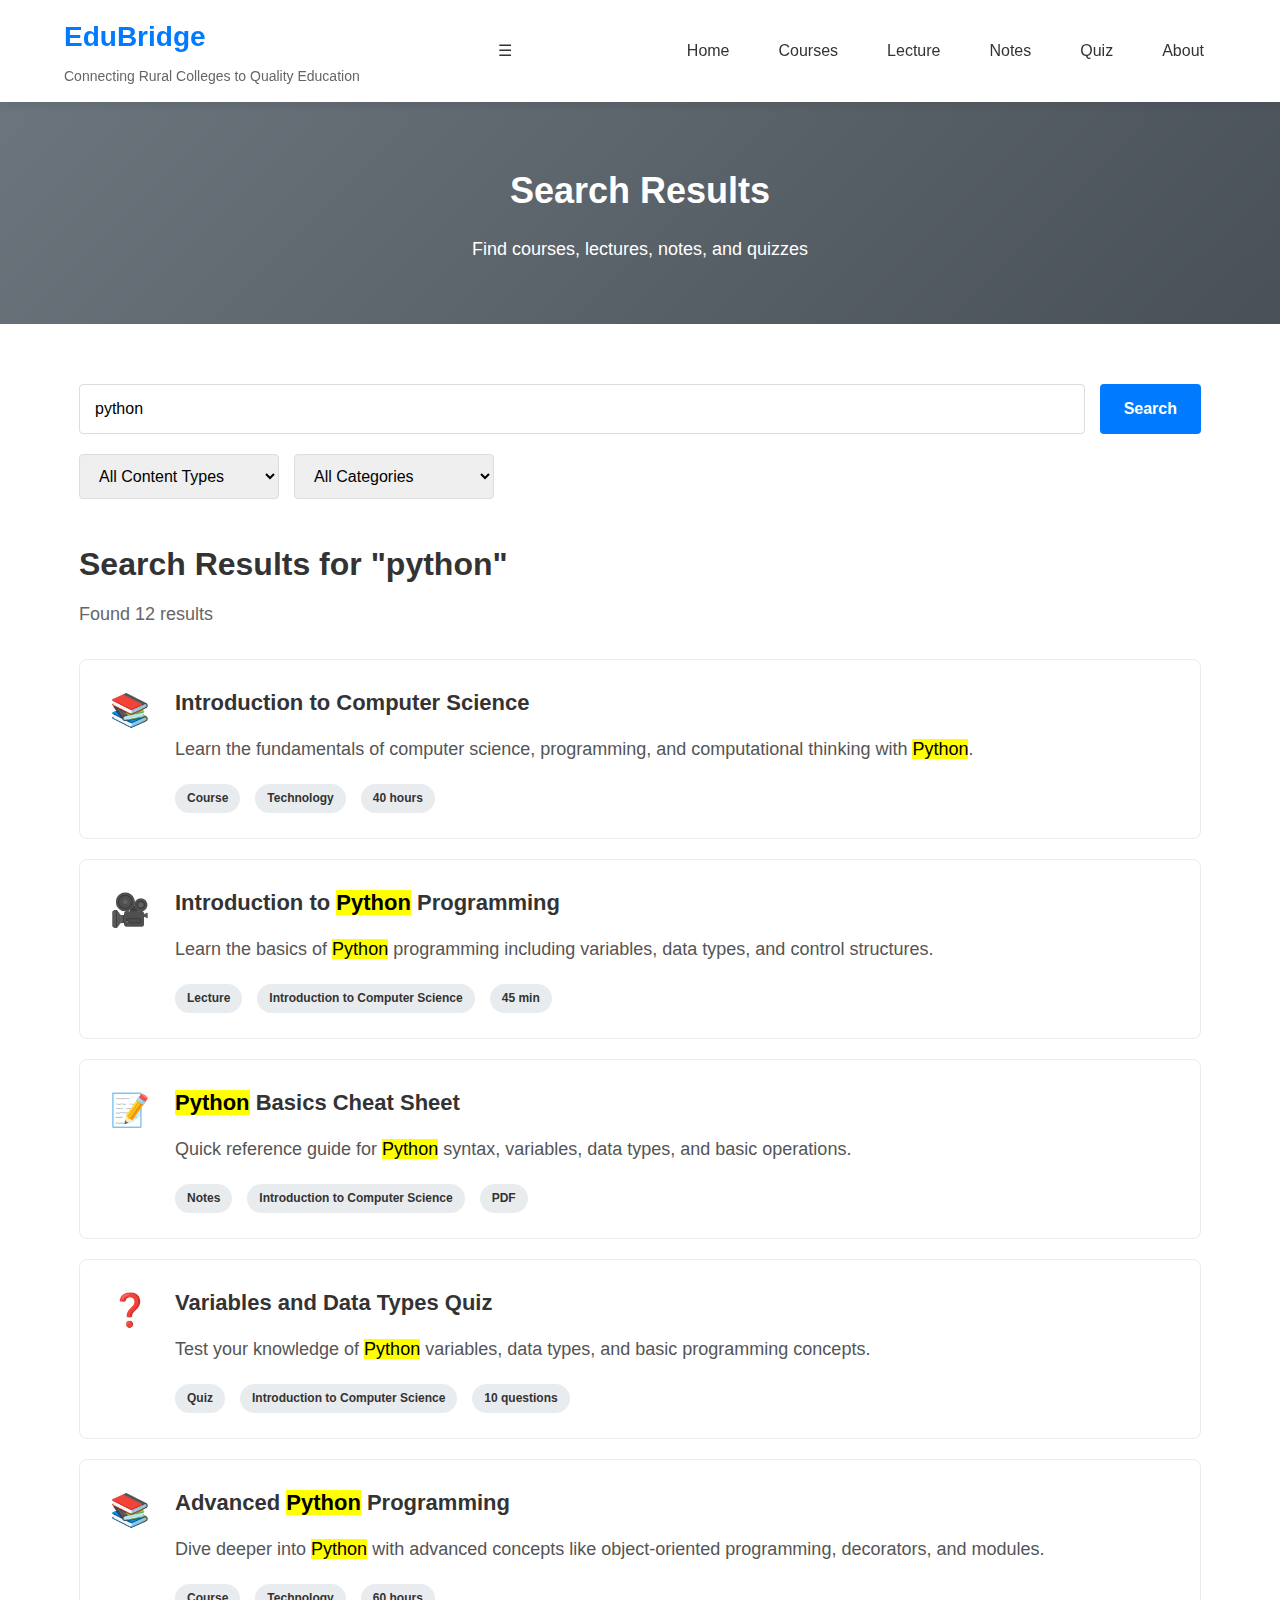
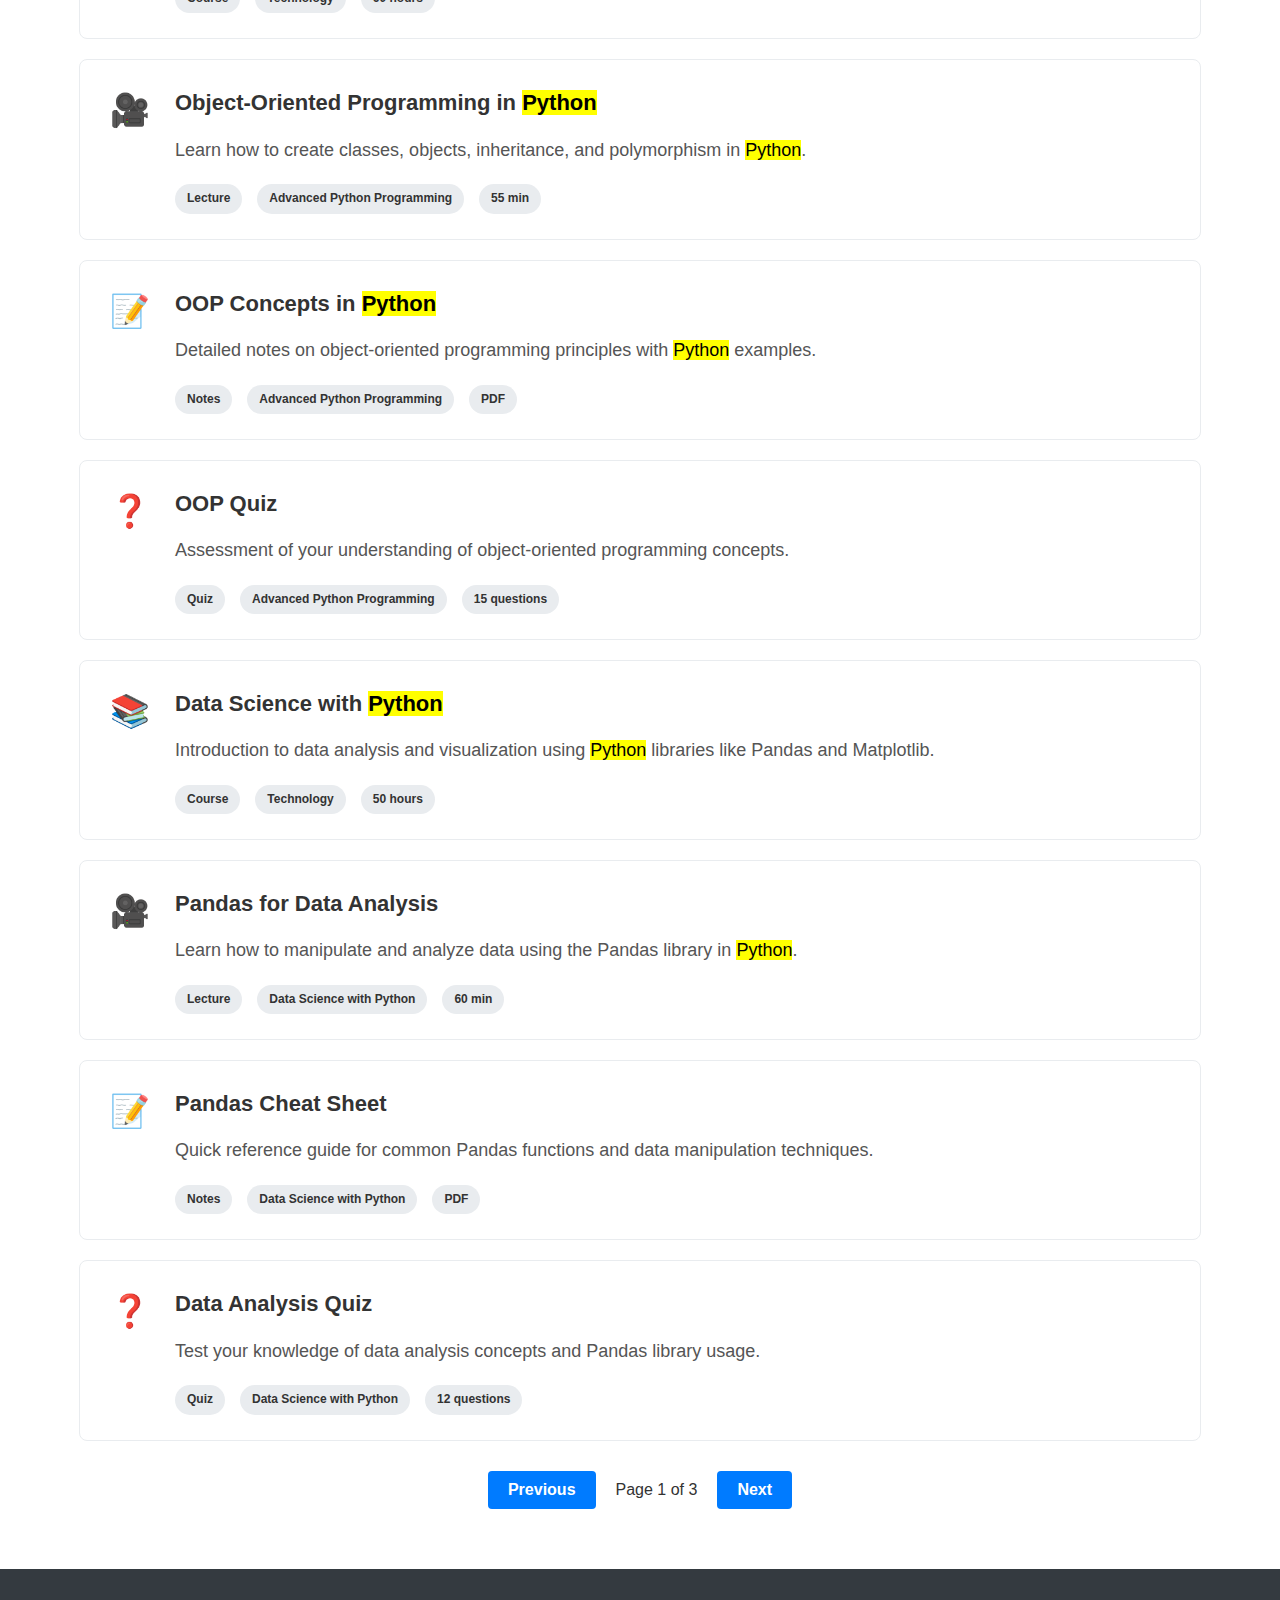
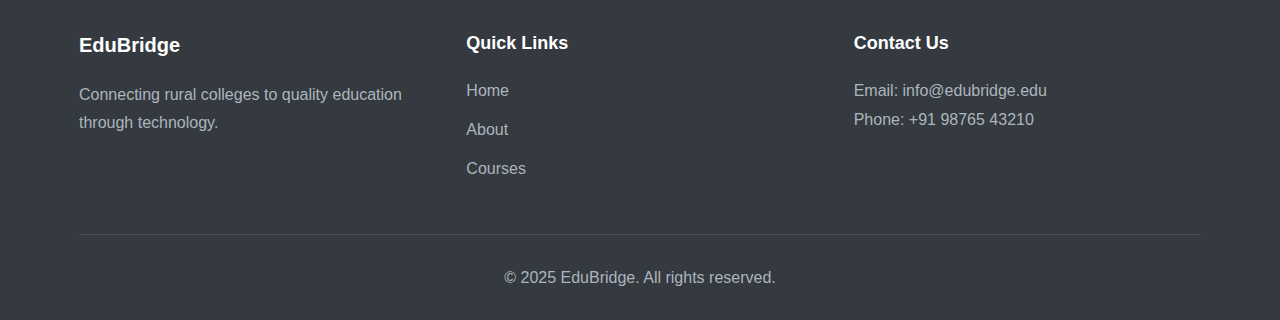
<file: frontend/search.html>
<!DOCTYPE html>
<html lang="en">
<head>
    <meta charset="UTF-8">
    <meta name="viewport" content="width=device-width, initial-scale=1.0">
    <title>Search Results - EduBridge</title>
    <link rel="stylesheet" href="css/style.css">
    <link rel="icon" href="images/favicon.ico" type="image/x-icon">
</head>
<body>
    <header>
        <div class="container">
            <div class="logo">
                <h1>EduBridge</h1>
                <p>Connecting Rural Colleges to Quality Education</p>
            </div>
            <nav>
                <ul>
                    <li><a href="index.html">Home</a></li>
                    <li><a href="courses.html">Courses</a></li>
                    <li><a href="lecture.html">Lecture</a></li>
                    <li><a href="notes.html">Notes</a></li>
                    <li><a href="quiz.html">Quiz</a></li>
                    <li><a href="about.html">About</a></li>
                </ul>
            </nav>
        </div>
    </header>

    <main>
        <section class="page-header">
            <div class="container">
                <h1>Search Results</h1>
                <p>Find courses, lectures, notes, and quizzes</p>
            </div>
        </section>

        <section class="search-content">
            <div class="container">
                <div class="search-form">
                    <form id="searchForm">
                        <div class="search-input-group">
                            <input type="text" id="searchInput" placeholder="Search for courses, lectures, notes, or quizzes..." value="python">
                            <button type="submit" class="btn">Search</button>
                        </div>
                        <div class="search-filters">
                            <select id="contentTypeFilter">
                                <option value="all">All Content Types</option>
                                <option value="courses">Courses</option>
                                <option value="lectures">Lectures</option>
                                <option value="notes">Notes</option>
                                <option value="quizzes">Quizzes</option>
                            </select>
                            <select id="categoryFilter">
                                <option value="all">All Categories</option>
                                <option value="technology">Technology</option>
                                <option value="science">Science</option>
                                <option value="mathematics">Mathematics</option>
                                <option value="business">Business</option>
                                <option value="humanities">Humanities</option>
                            </select>
                        </div>
                    </form>
                </div>

                <div class="search-results">
                    <div class="results-header">
                        <h2>Search Results for "python"</h2>
                        <p>Found 12 results</p>
                    </div>

                    <div class="results-list">
                        <div class="result-item">
                            <div class="result-icon">
                                <span class="icon">📚</span>
                            </div>
                            <div class="result-content">
                                <h3><a href="course-detail.html">Introduction to Computer Science</a></h3>
                                <p class="result-description">Learn the fundamentals of computer science, programming, and computational thinking with Python.</p>
                                <div class="result-meta">
                                    <span class="result-type">Course</span>
                                    <span class="result-category">Technology</span>
                                    <span class="result-duration">40 hours</span>
                                </div>
                            </div>
                        </div>

                        <div class="result-item">
                            <div class="result-icon">
                                <span class="icon">🎥</span>
                            </div>
                            <div class="result-content">
                                <h3><a href="lecture.html">Introduction to Python Programming</a></h3>
                                <p class="result-description">Learn the basics of Python programming including variables, data types, and control structures.</p>
                                <div class="result-meta">
                                    <span class="result-type">Lecture</span>
                                    <span class="result-course">Introduction to Computer Science</span>
                                    <span class="result-duration">45 min</span>
                                </div>
                            </div>
                        </div>

                        <div class="result-item">
                            <div class="result-icon">
                                <span class="icon">📝</span>
                            </div>
                            <div class="result-content">
                                <h3><a href="notes.html">Python Basics Cheat Sheet</a></h3>
                                <p class="result-description">Quick reference guide for Python syntax, variables, data types, and basic operations.</p>
                                <div class="result-meta">
                                    <span class="result-type">Notes</span>
                                    <span class="result-course">Introduction to Computer Science</span>
                                    <span class="result-format">PDF</span>
                                </div>
                            </div>
                        </div>

                        <div class="result-item">
                            <div class="result-icon">
                                <span class="icon">❓</span>
                            </div>
                            <div class="result-content">
                                <h3><a href="quiz.html">Variables and Data Types Quiz</a></h3>
                                <p class="result-description">Test your knowledge of Python variables, data types, and basic programming concepts.</p>
                                <div class="result-meta">
                                    <span class="result-type">Quiz</span>
                                    <span class="result-course">Introduction to Computer Science</span>
                                    <span class="result-questions">10 questions</span>
                                </div>
                            </div>
                        </div>

                        <div class="result-item">
                            <div class="result-icon">
                                <span class="icon">📚</span>
                            </div>
                            <div class="result-content">
                                <h3><a href="#">Advanced Python Programming</a></h3>
                                <p class="result-description">Dive deeper into Python with advanced concepts like object-oriented programming, decorators, and modules.</p>
                                <div class="result-meta">
                                    <span class="result-type">Course</span>
                                    <span class="result-category">Technology</span>
                                    <span class="result-duration">60 hours</span>
                                </div>
                            </div>
                        </div>

                        <div class="result-item">
                            <div class="result-icon">
                                <span class="icon">🎥</span>
                            </div>
                            <div class="result-content">
                                <h3><a href="#">Object-Oriented Programming in Python</a></h3>
                                <p class="result-description">Learn how to create classes, objects, inheritance, and polymorphism in Python.</p>
                                <div class="result-meta">
                                    <span class="result-type">Lecture</span>
                                    <span class="result-course">Advanced Python Programming</span>
                                    <span class="result-duration">55 min</span>
                                </div>
                            </div>
                        </div>

                        <div class="result-item">
                            <div class="result-icon">
                                <span class="icon">📝</span>
                            </div>
                            <div class="result-content">
                                <h3><a href="#">OOP Concepts in Python</a></h3>
                                <p class="result-description">Detailed notes on object-oriented programming principles with Python examples.</p>
                                <div class="result-meta">
                                    <span class="result-type">Notes</span>
                                    <span class="result-course">Advanced Python Programming</span>
                                    <span class="result-format">PDF</span>
                                </div>
                            </div>
                        </div>

                        <div class="result-item">
                            <div class="result-icon">
                                <span class="icon">❓</span>
                            </div>
                            <div class="result-content">
                                <h3><a href="#">OOP Quiz</a></h3>
                                <p class="result-description">Assessment of your understanding of object-oriented programming concepts.</p>
                                <div class="result-meta">
                                    <span class="result-type">Quiz</span>
                                    <span class="result-course">Advanced Python Programming</span>
                                    <span class="result-questions">15 questions</span>
                                </div>
                            </div>
                        </div>

                        <div class="result-item">
                            <div class="result-icon">
                                <span class="icon">📚</span>
                            </div>
                            <div class="result-content">
                                <h3><a href="#">Data Science with Python</a></h3>
                                <p class="result-description">Introduction to data analysis and visualization using Python libraries like Pandas and Matplotlib.</p>
                                <div class="result-meta">
                                    <span class="result-type">Course</span>
                                    <span class="result-category">Technology</span>
                                    <span class="result-duration">50 hours</span>
                                </div>
                            </div>
                        </div>

                        <div class="result-item">
                            <div class="result-icon">
                                <span class="icon">🎥</span>
                            </div>
                            <div class="result-content">
                                <h3><a href="#">Pandas for Data Analysis</a></h3>
                                <p class="result-description">Learn how to manipulate and analyze data using the Pandas library in Python.</p>
                                <div class="result-meta">
                                    <span class="result-type">Lecture</span>
                                    <span class="result-course">Data Science with Python</span>
                                    <span class="result-duration">60 min</span>
                                </div>
                            </div>
                        </div>

                        <div class="result-item">
                            <div class="result-icon">
                                <span class="icon">📝</span>
                            </div>
                            <div class="result-content">
                                <h3><a href="#">Pandas Cheat Sheet</a></h3>
                                <p class="result-description">Quick reference guide for common Pandas functions and data manipulation techniques.</p>
                                <div class="result-meta">
                                    <span class="result-type">Notes</span>
                                    <span class="result-course">Data Science with Python</span>
                                    <span class="result-format">PDF</span>
                                </div>
                            </div>
                        </div>

                        <div class="result-item">
                            <div class="result-icon">
                                <span class="icon">❓</span>
                            </div>
                            <div class="result-content">
                                <h3><a href="#">Data Analysis Quiz</a></h3>
                                <p class="result-description">Test your knowledge of data analysis concepts and Pandas library usage.</p>
                                <div class="result-meta">
                                    <span class="result-type">Quiz</span>
                                    <span class="result-course">Data Science with Python</span>
                                    <span class="result-questions">12 questions</span>
                                </div>
                            </div>
                        </div>
                    </div>

                    <div class="pagination">
                        <button class="btn">Previous</button>
                        <span class="page-info">Page 1 of 3</span>
                        <button class="btn">Next</button>
                    </div>
                </div>
            </div>
        </section>
    </main>

    <footer>
        <div class="container">
            <div class="footer-content">
                <div class="footer-section">
                    <h3>EduBridge</h3>
                    <p>Connecting rural colleges to quality education through technology.</p>
                </div>
                <div class="footer-section">
                    <h4>Quick Links</h4>
                    <ul>
                        <li><a href="index.html">Home</a></li>
                        <li><a href="about.html">About</a></li>
                        <li><a href="courses.html">Courses</a></li>
                    </ul>
                </div>
                <div class="footer-section">
                    <h4>Contact Us</h4>
                    <p>Email: info@edubridge.edu</p>
                    <p>Phone: +91 98765 43210</p>
                </div>
            </div>
            <div class="footer-bottom">
                <p>&copy; 2025 EduBridge. All rights reserved.</p>
            </div>
        </div>
    </footer>

    <script src="js/main.js"></script>
    <script>
        document.addEventListener('DOMContentLoaded', function() {
            const searchForm = document.getElementById('searchForm');
            const searchInput = document.getElementById('searchInput');
            
            if (searchForm) {
                searchForm.addEventListener('submit', function(e) {
                    e.preventDefault();
                    const searchTerm = searchInput.value.trim();
                    if (searchTerm) {
                        // In a real implementation, this would trigger an actual search
                        alert(`Searching for: ${searchTerm}`);
                        // Update the page title and results header with the new search term
                        document.querySelector('.results-header h2').textContent = `Search Results for "${searchTerm}"`;
                    }
                });
            }
            
            // Simulate search result highlighting
            const searchTerm = searchInput.value.toLowerCase();
            if (searchTerm) {
                const resultItems = document.querySelectorAll('.result-content h3 a, .result-description');
                resultItems.forEach(item => {
                    const text = item.textContent;
                    const regex = new RegExp(`(${searchTerm})`, 'gi');
                    if (regex.test(text)) {
                        item.innerHTML = text.replace(regex, '<mark>$1</mark>');
                    }
                });
            }
        });
    </script>
</body>
</html>
</file>
<file: frontend/css/style.css>
/* 
=====================================================================================
File: EduBridge/frontend/css/style.css
Description: Main stylesheet for EduBridge frontend
Created: 2025-09-16 09:37:25
Last Modified: 2025-09-16 09:52:30
=====================================================================================
*/

/* Reset and base styles */
* {
    margin: 0;
    padding: 0;
    box-sizing: border-box;
}

body {
    font-family: 'Segoe UI', Tahoma, Geneva, Verdana, sans-serif;
    line-height: 1.6;
    color: #333;
    background-color: #f8f9fa;
}

.container {
    width: 90%;
    max-width: 1200px;
    margin: 0 auto;
    padding: 0 15px;
}

a {
    text-decoration: none;
    color: #007bff;
}

a:hover {
    text-decoration: underline;
}

.btn {
    display: inline-block;
    padding: 12px 24px;
    background-color: #007bff;
    color: white;
    border: none;
    border-radius: 4px;
    cursor: pointer;
    font-size: 16px;
    font-weight: 600;
    text-align: center;
    transition: all 0.3s ease;
}

.btn:hover {
    background-color: #0056b3;
    text-decoration: none;
    transform: translateY(-2px);
    box-shadow: 0 4px 8px rgba(0, 0, 0.1);
}

.btn-secondary {
    background-color: #6c757d;
}

.btn-secondary:hover {
    background-color: #545b62;
}

/* Header styles */
header {
    background-color: white;
    box-shadow: 0 2px 10px rgba(0, 0, 0, 0.1);
    position: sticky;
    top: 0;
    z-index: 100;
}

header .container {
    display: flex;
    justify-content: space-between;
    align-items: center;
    padding: 15px 0;
}

.logo h1 {
    color: #007bff;
    font-size: 28px;
    margin-bottom: 5px;
}

.logo p {
    font-size: 14px;
    color: #666;
}

nav ul {
    display: flex;
    list-style: none;
}

nav ul li {
    margin-left: 25px;
}

nav ul li a {
    color: #333;
    font-weight: 500;
    padding: 8px 12px;
    border-radius: 4px;
    transition: all 0.3s ease;
}

nav ul li a:hover,
nav ul li a.active {
    background-color: #007bff;
    color: white;
    text-decoration: none;
}

/* Hero section */
.hero {
    background: linear-gradient(135deg, #007bff, #0056b3);
    color: white;
    padding: 80px 0;
    text-align: center;
}

.hero h2 {
    font-size: 42px;
    margin-bottom: 20px;
}

.hero p {
    font-size: 20px;
    max-width: 700px;
    margin: 0 auto 30px;
}

/* Features section */
.features {
    padding: 80px 0;
    background-color: white;
}

.features h2 {
    text-align: center;
    font-size: 36px;
    margin-bottom: 50px;
    color: #333;
}

.feature-grid {
    display: grid;
    grid-template-columns: repeat(auto-fit, minmax(250px, 1fr));
    gap: 30px;
}

.feature-card {
    background-color: #f8f9fa;
    border-radius: 8px;
    padding: 30px;
    text-align: center;
    box-shadow: 0 4px 15px rgba(0, 0, 0, 0.05);
    transition: transform 0.3s ease, box-shadow 0.3s ease;
}

.feature-card:hover {
    transform: translateY(-10px);
    box-shadow: 0 10px 25px rgba(0, 0, 0.1);
}

.feature-card h3 {
    font-size: 22px;
    margin-bottom: 15px;
    color: #007bff;
}

/* How it works section */
.how-it-works {
    padding: 80px 0;
    background-color: #f8f9fa;
}

.how-it-works h2 {
    text-align: center;
    font-size: 36px;
    margin-bottom: 50px;
    color: #333;
}

.steps {
    display: grid;
    grid-template-columns: repeat(auto-fit, minmax(250px, 1fr));
    gap: 30px;
}

.step {
    text-align: center;
    position: relative;
}

.step-number {
    width: 50px;
    height: 50px;
    background-color: #007bff;
    color: white;
    border-radius: 50%;
    display: flex;
    align-items: center;
    justify-content: center;
    font-size: 24px;
    font-weight: bold;
    margin: 0 auto 20px;
}

.step h3 {
    font-size: 22px;
    margin-bottom: 15px;
}

/* Page header */
.page-header {
    background: linear-gradient(135deg, #6c757d, #495057);
    color: white;
    padding: 60px 0;
    text-align: center;
}

.page-header h1 {
    font-size: 36px;
    margin-bottom: 15px;
}

.page-header p {
    font-size: 18px;
    max-width: 700px;
    margin: 0 auto;
}

/* About content */
.about-content {
    padding: 60px 0;
    background-color: white;
}

.about-section {
    margin-bottom: 50px;
}

.about-section h2 {
    font-size: 32px;
    margin-bottom: 20px;
    color: #333;
}

.about-section p {
    font-size: 18px;
    margin-bottom: 20px;
    line-height: 1.8;
}

.about-section ul {
    margin-left: 30px;
    margin-bottom: 20px;
}

.about-section ul li {
    font-size: 18px;
    margin-bottom: 10px;
    line-height: 1.8;
}

.solution-grid {
    display: grid;
    grid-template-columns: repeat(auto-fit, minmax(250px, 1fr));
    gap: 30px;
    margin-top: 30px;
}

.solution-card {
    background-color: #f8f9fa;
    border-radius: 8px;
    padding: 25px;
    box-shadow: 0 4px 15px rgba(0, 0, 0.05);
}

.solution-card h3 {
    font-size: 20px;
    margin-bottom: 15px;
    color: #007bff;
}

.process-steps {
    display: grid;
    grid-template-columns: repeat(auto-fit, minmax(250px, 1fr));
    gap: 30px;
    margin-top: 30px;
}

.process-step {
    text-align: center;
}

.step-icon {
    width: 60px;
    height: 60px;
    background-color: #007bff;
    color: white;
    border-radius: 50%;
    display: flex;
    align-items: center;
    justify-content: center;
    font-size: 24px;
    font-weight: bold;
    margin: 0 auto 20px;
}

/* Courses filter */
.courses-filter {
    padding: 40px 0;
    background-color: white;
}

.filter-controls {
    display: flex;
    flex-wrap: wrap;
    gap: 15px;
    justify-content: center;
    align-items: center;
    margin-bottom: 20px;
}

.search-group {
    position: relative;
    display: flex;
    align-items: center;
}

.search-group input {
    padding-right: 40px;
}

.clear-btn {
    position: absolute;
    right: 10px;
    background: none;
    border: none;
    font-size: 24px;
    cursor: pointer;
    color: #999;
    display: none;
}

.clear-btn:hover {
    color: #333;
}

.filter-controls input,
.filter-controls select,
.filter-controls button {
    padding: 12px 15px;
    border: 1px solid #ddd;
    border-radius: 4px;
    font-size: 16px;
}

.filter-controls input {
    flex: 1;
    min-width: 200px;
}

.filter-controls button {
    background-color: #007bff;
    color: white;
    border: none;
    cursor: pointer;
    transition: background-color 0.3s ease;
}

.filter-controls button:hover {
    background-color: #0056b3;
}

.active-filters {
    display: flex;
    justify-content: space-between;
    align-items: center;
    margin-top: 15px;
}

.clear-filters-btn {
    background-color: #dc3545;
    color: white;
    border: none;
    padding: 8px 15px;
    border-radius: 4px;
    cursor: pointer;
}

.clear-filters-btn:hover {
    background-color: #c82333;
}

/* Courses list */
.courses-list {
    padding: 40px 0 80px;
    background-color: #f8f9fa;
}

.course-grid {
    display: grid;
    grid-template-columns: repeat(auto-fit, minmax(300px, 1fr));
    gap: 30px;
    margin-bottom: 40px;
}

.course-card {
    background-color: white;
    border-radius: 8px;
    overflow: hidden;
    box-shadow: 0 4px 15px rgba(0, 0, 0, 0.05);
    transition: transform 0.3s ease, box-shadow 0.3s ease;
}

.course-card:hover {
    transform: translateY(-10px);
    box-shadow: 0 10px 25px rgba(0, 0, 0, 0.1);
}

.course-image {
    height: 200px;
    overflow: hidden;
}

.course-image img {
    width: 100%;
    height: 100%;
    object-fit: cover;
    transition: transform 0.3s ease;
}

.course-card:hover .course-image img {
    transform: scale(1.05);
}

.course-content {
    padding: 25px;
}

.course-category {
    display: inline-block;
    background-color: #007bff;
    color: white;
    padding: 5px 12px;
    border-radius: 20px;
    font-size: 12px;
    font-weight: 600;
    margin-bottom: 15px;
}

.course-content h3 {
    font-size: 20px;
    margin-bottom: 15px;
}

.course-content p {
    color: #666;
    margin-bottom: 20px;
    line-height: 1.6;
}

.course-meta {
    display: flex;
    justify-content: space-between;
    margin-bottom: 20px;
    font-size: 14px;
    color: #666;
}

.pagination {
    display: flex;
    justify-content: center;
    align-items: center;
    gap: 20px;
    margin-top: 30px;
}

.pagination button {
    padding: 10px 20px;
    background-color: #007bff;
    color: white;
    border: none;
    border-radius: 4px;
    cursor: pointer;
    transition: background-color 0.3s ease;
}

.pagination button:hover {
    background-color: #0056b3;
}

.pagination .page-info {
    font-weight: 500;
}

/* Course detail page */
.course-content {
    padding: 60px 0;
    background-color: white;
}

.course-overview {
    margin-bottom: 50px;
}

.course-meta {
    display: flex;
    gap: 20px;
    margin-bottom: 30px;
    flex-wrap: wrap;
}

.course-category,
.duration,
.lectures {
    background-color: #e9ecef;
    padding: 8px 15px;
    border-radius: 20px;
    font-size: 14px;
    font-weight: 500;
}

.course-description,
.course-objectives {
    margin-bottom: 30px;
}

.course-description h2,
.course-objectives h2 {
    font-size: 28px;
    margin-bottom: 20px;
    color: #333;
}

.course-description p,
.course-objectives p,
.course-objectives ul {
    font-size: 18px;
    line-height: 1.8;
    margin-bottom: 20px;
    color: #555;
}

.course-objectives ul {
    margin-left: 30px;
}

.course-modules h2 {
    font-size: 32px;
    margin-bottom: 30px;
    color: #333;
}

.module {
    background-color: white;
    border-radius: 8px;
    box-shadow: 0 4px 15px rgba(0, 0, 0, 0.05);
    margin-bottom: 30px;
    overflow: hidden;
}

.module-header {
    background-color: #007bff;
    color: white;
    padding: 20px;
    display: flex;
    justify-content: space-between;
    align-items: center;
}

.module-header h3 {
    font-size: 22px;
    margin: 0;
}

.module-duration {
    background-color: rgba(255, 255, 255, 0.2);
    padding: 5px 15px;
    border-radius: 20px;
    font-size: 14px;
}

.module-content {
    padding: 25px;
}

.module-content > p {
    font-size: 18px;
    line-height: 1.8;
    margin-bottom: 25px;
    color: #555;
}

.module-items {
    display: grid;
    grid-template-columns: repeat(auto-fit, minmax(300px, 1fr));
    gap: 20px;
}

.module-item {
    border: 1px solid #e9ecef;
    border-radius: 8px;
    padding: 20px;
    transition: all 0.3s ease;
}

.module-item:hover {
    border-color: #007bff;
    box-shadow: 0 4px 10px rgba(0, 123, 255, 0.1);
}

.item-link {
    display: block;
    color: #333;
    text-decoration: none;
}

.item-link:hover {
    text-decoration: none;
}

.item-type {
    display: inline-block;
    background-color: #007bff;
    color: white;
    padding: 3px 10px;
    border-radius: 4px;
    font-size: 12px;
    font-weight: 600;
    margin-bottom: 10px;
}

.item-title {
    font-size: 18px;
    font-weight: 600;
    display: block;
    margin-bottom: 10px;
}

.item-duration {
    font-size: 14px;
    color: #666;
}

/* Lecture page */
.lecture-content {
    padding: 60px 0;
    background-color: white;
}

.video-container {
    background-color: #000;
    border-radius: 8px;
    overflow: hidden;
    margin-bottom: 30px;
    position: relative;
    padding-top: 56.25%; /* 16:9 Aspect Ratio */
}

.video-placeholder {
    position: absolute;
    top: 0;
    left: 0;
    width: 100%;
    height: 100%;
    display: flex;
    flex-direction: column;
    justify-content: center;
    align-items: center;
    color: white;
    background: linear-gradient(45deg, #333, #666);
}

.play-button {
    font-size: 60px;
    margin-bottom: 20px;
    cursor: pointer;
}

.video-placeholder p {
    font-size: 18px;
    margin-bottom: 10px;
}

.video-duration {
    font-size: 16px;
    color: #ccc;
}

.video-controls {
    display: flex;
    gap: 15px;
    flex-wrap: wrap;
    align-items: center;
    margin-bottom: 40px;
}

.volume-control {
    display: flex;
    align-items: center;
    gap: 10px;
}

.volume-control label {
    font-weight: 500;
}

.volume-control input {
    width: 100px;
}

.lecture-details {
    background-color: #f8f9fa;
    border-radius: 8px;
    padding: 30px;
}

.lecture-description,
.lecture-resources,
.lecture-navigation {
    margin-bottom: 30px;
}

.lecture-description h2,
.lecture-resources h2,
.lecture-navigation h2 {
    font-size: 24px;
    margin-bottom: 20px;
    color: #333;
}

.lecture-description p {
    font-size: 18px;
    line-height: 1.8;
    color: #555;
    margin-bottom: 20px;
}

.lecture-resources ul {
    list-style: none;
}

.lecture-resources ul li {
    margin-bottom: 15px;
}

.lecture-resources ul li a {
    font-size: 18px;
    font-weight: 500;
    display: flex;
    align-items: center;
    gap: 10px;
}

.lecture-resources ul li a:before {
    content: "📄";
}

.navigation-buttons {
    display: flex;
    gap: 20px;
}

.navigation-buttons .btn {
    flex: 1;
    text-align: center;
}

/* Notes page */
.notes-content {
    padding: 60px 0;
    background-color: white;
}

.notes-header {
    display: flex;
    justify-content: space-between;
    align-items: center;
    margin-bottom: 40px;
    flex-wrap: wrap;
    gap: 20px;
}

.notes-meta {
    display: flex;
    flex-direction: column;
    gap: 10px;
}

.course-name,
.lecture-name,
.date {
    font-size: 16px;
    color: #666;
}

.notes-actions {
    display: flex;
    gap: 15px;
}

.notes-body {
    background-color: #f8f9fa;
    border-radius: 8px;
    padding: 30px;
    margin-bottom: 40px;
}

.notes-section {
    margin-bottom: 40px;
}

.notes-section:last-child {
    margin-bottom: 0;
}

.notes-section h2 {
    font-size: 28px;
    margin-bottom: 20px;
    color: #333;
}

.notes-section h3 {
    font-size: 22px;
    margin-bottom: 15px;
    color: #444;
}

.notes-section p {
    font-size: 18px;
    line-height: 1.8;
    margin-bottom: 20px;
    color: #555;
}

.notes-section ul {
    margin-left: 30px;
    margin-bottom: 20px;
}

.notes-section ul li {
    font-size: 18px;
    line-height: 1.8;
    margin-bottom: 10px;
    color: #555;
}

.notes-section pre {
    background-color: #2d2d2d;
    color: #f8f8f2;
    padding: 20px;
    border-radius: 8px;
    overflow-x: auto;
    margin: 20px 0;
}

.notes-section pre code {
    font-family: 'Courier New', Courier, monospace;
    font-size: 16px;
    line-height: 1.5;
}

.notes-navigation {
    display: flex;
    justify-content: space-between;
}

.notes-navigation .btn {
    flex: 1;
    text-align: center;
    max-width: 200px;
}

/* Quiz page */
.quiz-content {
    padding: 60px 0;
    background-color: white;
}

.quiz-header {
    display: flex;
    justify-content: space-between;
    align-items: center;
    margin-bottom: 40px;
    flex-wrap: wrap;
    gap: 20px;
}

.quiz-meta {
    display: flex;
    gap: 20px;
    flex-wrap: wrap;
}

.course-name,
.lecture-name,
.question-count {
    background-color: #e9ecef;
    padding: 8px 15px;
    border-radius: 20px;
    font-size: 14px;
    font-weight: 500;
}

.quiz-timer {
    background-color: #007bff;
    color: white;
    padding: 10px 20px;
    border-radius: 20px;
    font-weight: 600;
}

.quiz-body {
    background-color: #f8f9fa;
    border-radius: 8px;
    padding: 30px;
}

.question {
    margin-bottom: 40px;
    padding-bottom: 30px;
    border-bottom: 1px solid #e9ecef;
}

.question:last-child {
    margin-bottom: 0;
    padding-bottom: 0;
    border-bottom: none;
}

.question h3 {
    font-size: 22px;
    margin-bottom: 20px;
    color: #333;
}

.question p {
    font-size: 18px;
    margin-bottom: 20px;
    color: #555;
}

.options {
    display: grid;
    grid-template-columns: repeat(auto-fit, minmax(300px, 1fr));
    gap: 15px;
}

.option {
    display: block;
    background-color: white;
    border: 2px solid #e9ecef;
    border-radius: 8px;
    padding: 20px;
    cursor: pointer;
    transition: all 0.3s ease;
}

.option:hover {
    border-color: #007bff;
    box-shadow: 0 4px 10px rgba(0, 123, 255, 0.1);
}

.option input {
    margin-right: 15px;
}

.option-text {
    font-size: 18px;
    color: #333;
}

.quiz-actions {
    display: flex;
    justify-content: center;
    gap: 20px;
    margin-top: 30px;
    flex-wrap: wrap;
}

.quiz-actions .btn {
    min-width: 150px;
}

/* Quiz results */
.quiz-results {
    background-color: white;
    border-radius: 8px;
    padding: 40px;
    box-shadow: 0 4px 15px rgba(0, 0, 0, 0.05);
}

.result-summary {
    text-align: center;
    margin-bottom: 40px;
}

.result-summary p {
    font-size: 24px;
    margin-bottom: 15px;
}

.result-summary #score {
    font-weight: bold;
    color: #007bff;
}

.result-summary #percentage {
    font-weight: bold;
}

.result-details {
    margin-bottom: 40px;
}

.result-details h3 {
    font-size: 24px;
    margin-bottom: 20px;
    color: #333;
}

/* Search page */
.search-content {
    padding: 60px 0;
    background-color: white;
}

.search-form {
    margin-bottom: 40px;
}

.search-input-group {
    display: flex;
    gap: 15px;
    margin-bottom: 20px;
    flex-wrap: wrap;
}

.search-input-group input {
    flex: 1;
    min-width: 300px;
    padding: 15px;
    border: 1px solid #ddd;
    border-radius: 4px;
    font-size: 16px;
}

.search-filters {
    display: flex;
    gap: 15px;
    flex-wrap: wrap;
}

.search-filters select {
    padding: 12px 15px;
    border: 1px solid #ddd;
    border-radius: 4px;
    font-size: 16px;
    min-width: 200px;
}

.results-header {
    margin-bottom: 30px;
}

.results-header h2 {
    font-size: 32px;
    margin-bottom: 10px;
    color: #333;
}

.results-header p {
    font-size: 18px;
    color: #666;
}

.result-item {
    display: flex;
    gap: 20px;
    padding: 25px;
    border: 1px solid #e9ecef;
    border-radius: 8px;
    margin-bottom: 20px;
    transition: all 0.3s ease;
}

.result-item:hover {
    border-color: #007bff;
    box-shadow: 0 4px 15px rgba(0, 123, 255, 0.1);
}

.result-icon {
    font-size: 32px;
    min-width: 50px;
    text-align: center;
}

.result-content {
    flex: 1;
}

.result-content h3 {
    font-size: 22px;
    margin-bottom: 15px;
}

.result-content h3 a {
    color: #333;
    text-decoration: none;
}

.result-content h3 a:hover {
    color: #007bff;
    text-decoration: underline;
}

.result-description {
    font-size: 18px;
    line-height: 1.6;
    margin-bottom: 20px;
    color: #555;
}

.result-meta {
    display: flex;
    gap: 15px;
    flex-wrap: wrap;
}

.result-type,
.result-category,
.result-course,
.result-duration,
.result-format,
.result-questions {
    background-color: #e9ecef;
    padding: 5px 12px;
    border-radius: 20px;
    font-size: 12px;
    font-weight: 600;
}

/* Footer */
footer {
    background-color: #343a40;
    color: white;
    padding: 60px 0 30px;
}

.footer-content {
    display: grid;
    grid-template-columns: repeat(auto-fit, minmax(250px, 1fr));
    gap: 40px;
    margin-bottom: 40px;
}

.footer-section h3,
.footer-section h4 {
    margin-bottom: 20px;
    font-size: 20px;
}

.footer-section h4 {
    font-size: 18px;
}

.footer-section p,
.footer-section ul {
    color: #adb5bd;
    line-height: 1.8;
}

.footer-section ul {
    list-style: none;
}

.footer-section ul li {
    margin-bottom: 10px;
}

.footer-section ul li a {
    color: #adb5bd;
    transition: color 0.3s ease;
}

.footer-section ul li a:hover {
    color: white;
}

.footer-bottom {
    text-align: center;
    padding-top: 30px;
    border-top: 1px solid #495057;
    color: #adb5bd;
}

/* Responsive design */
@media (max-width: 768px) {
    .hero h2 {
        font-size: 32px;
    }
    
    .hero p {
        font-size: 18px;
    }
    
    .features h2,
    .how-it-works h2 {
        font-size: 28px;
    }
    
    .feature-grid,
    .steps,
    .solution-grid,
    .process-steps {
        grid-template-columns: 1fr;
    }
    
    .filter-controls {
        flex-direction: column;
    }
    
    .filter-controls input,
    .filter-controls select,
    .filter-controls button,
    .search-input-group input,
    .search-filters select {
        min-width: 100%;
    }
    
    nav ul {
        flex-direction: column;
        background-color: white;
        position: absolute;
        top: 100%;
        right: 0;
        width: 200px;
        box-shadow: 0 4px 10px rgba(0, 0, 0, 0.1);
        padding: 20px;
        display: none;
    }
    
    nav ul.show {
        display: flex;
    }
    
    nav ul li {
        margin: 10px 0;
    }
    
    .menu-toggle {
        display: block;
        font-size: 24px;
        cursor: pointer;
    }
    
    .module-items,
    .options {
        grid-template-columns: 1fr;
    }
    
    .notes-header,
    .quiz-header {
        flex-direction: column;
        align-items: flex-start;
    }
    
    .notes-actions,
    .navigation-buttons {
        width: 100%;
        justify-content: center;
    }
    
    .result-item {
        flex-direction: column;
    }
    
    .result-icon {
        text-align: left;
    }
}

@media (max-width: 480px) {
    .container {
        width: 95%;
    }
    
    .hero {
        padding: 60px 0;
    }
    
    .hero h2 {
        font-size: 28px;
    }
    
    .hero p {
        font-size: 16px;
    }
    
    .features,
    .how-it-works {
        padding: 60px 0;
    }
    
    .features h2,
    .how-it-works h2 {
        font-size: 24px;
        margin-bottom: 30px;
    }
    
    .page-header h1 {
        font-size: 28px;
    }
    
    .about-section h2 {
        font-size: 24px;
    }
    
    .about-section p,
    .about-section ul li {
        font-size: 16px;
    }
    
    .course-grid {
        grid-template-columns: 1fr;
    }
    
    .navigation-buttons,
    .quiz-actions {
        flex-direction: column;
        align-items: center;
    }
    
    .navigation-buttons .btn,
    .quiz-actions .btn {
        width: 100%;
        max-width: none;
        margin-bottom: 15px;
    }
    
    .quiz-actions .btn:last-child {
        margin-bottom: 0;
    }
}
</file>
